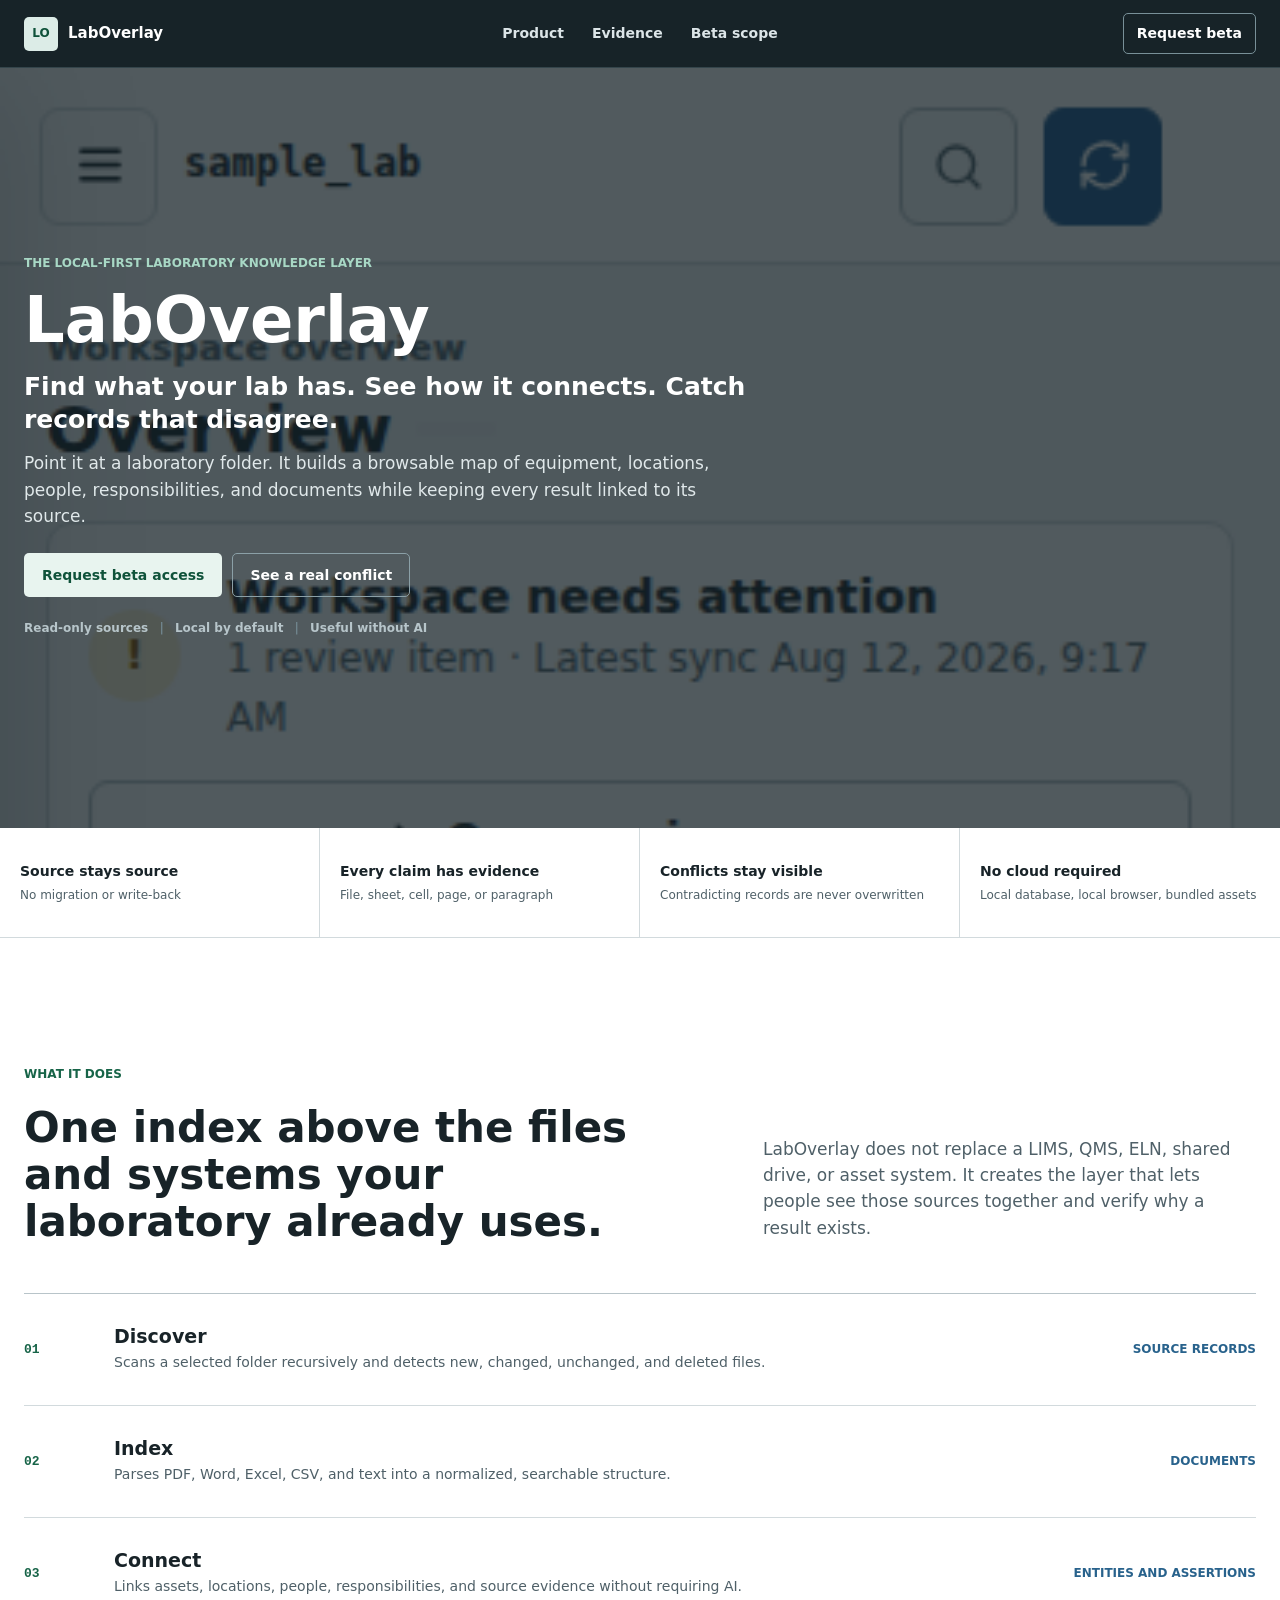
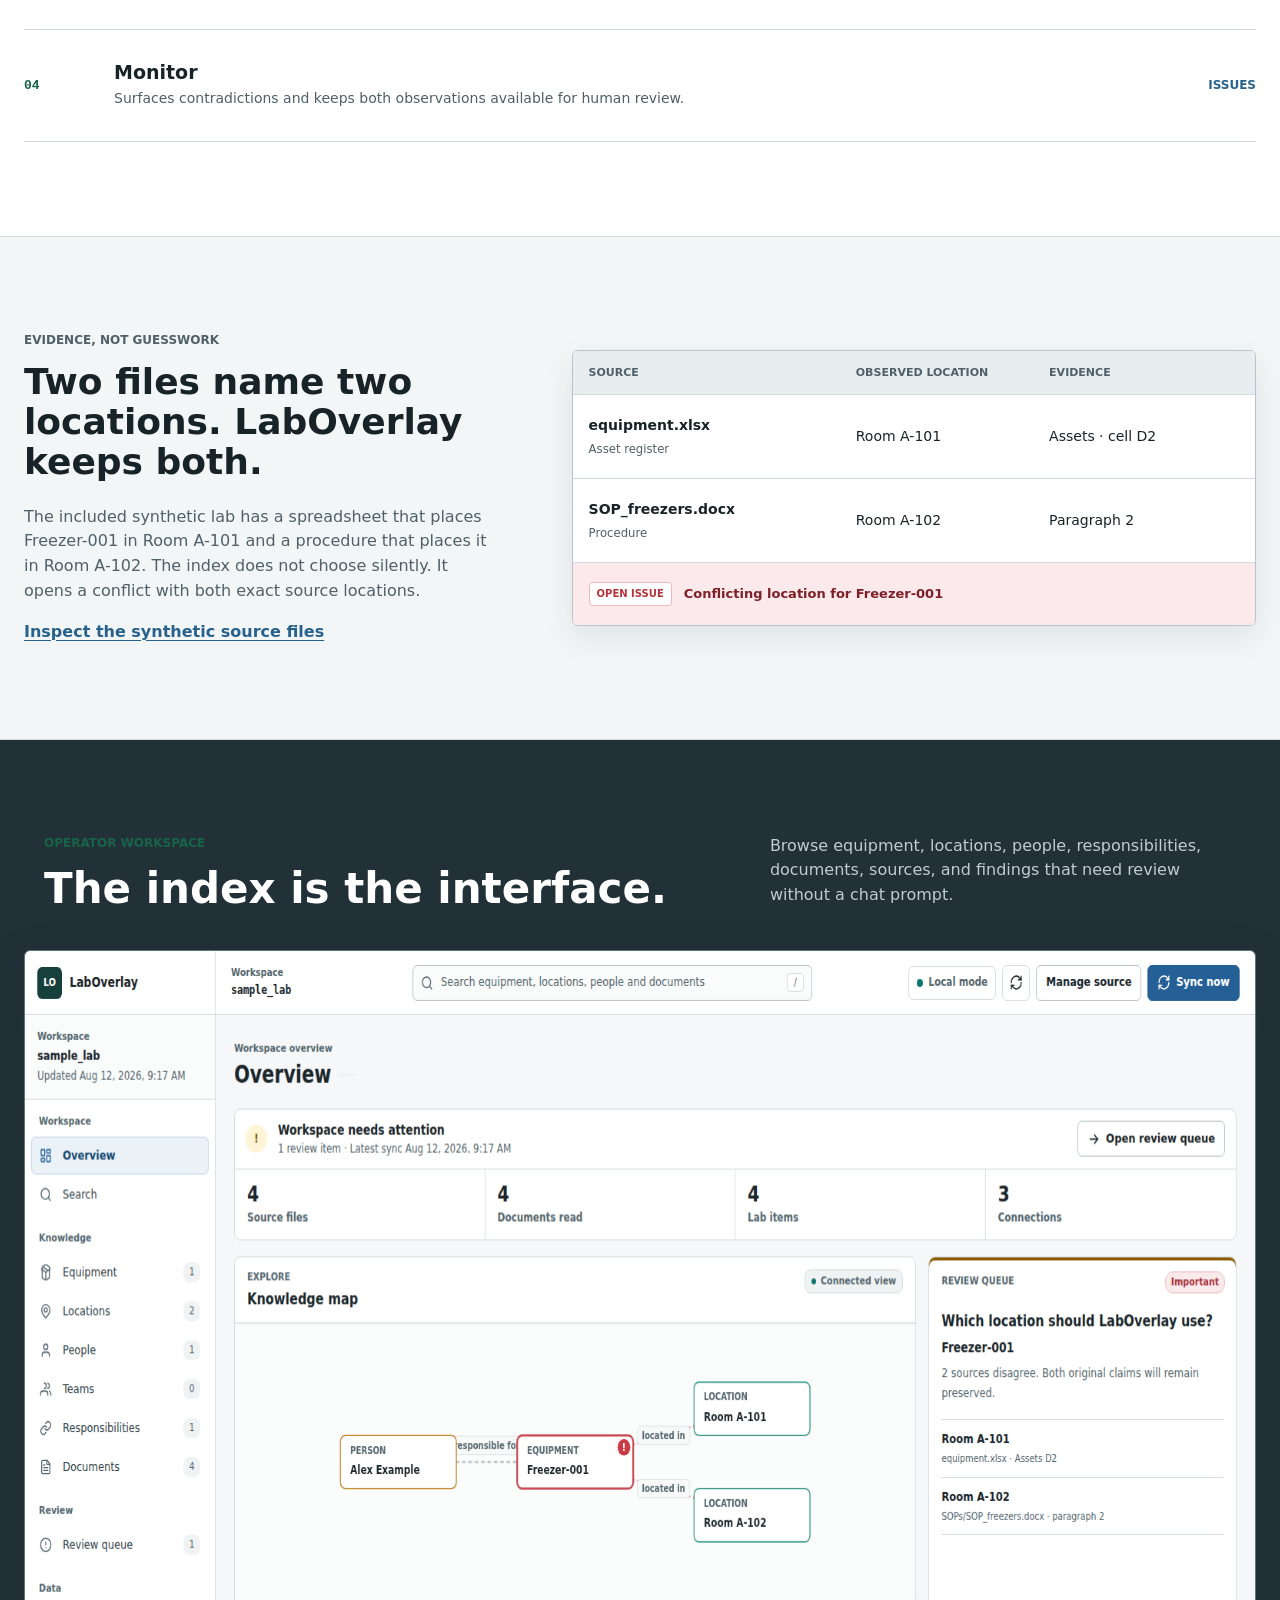
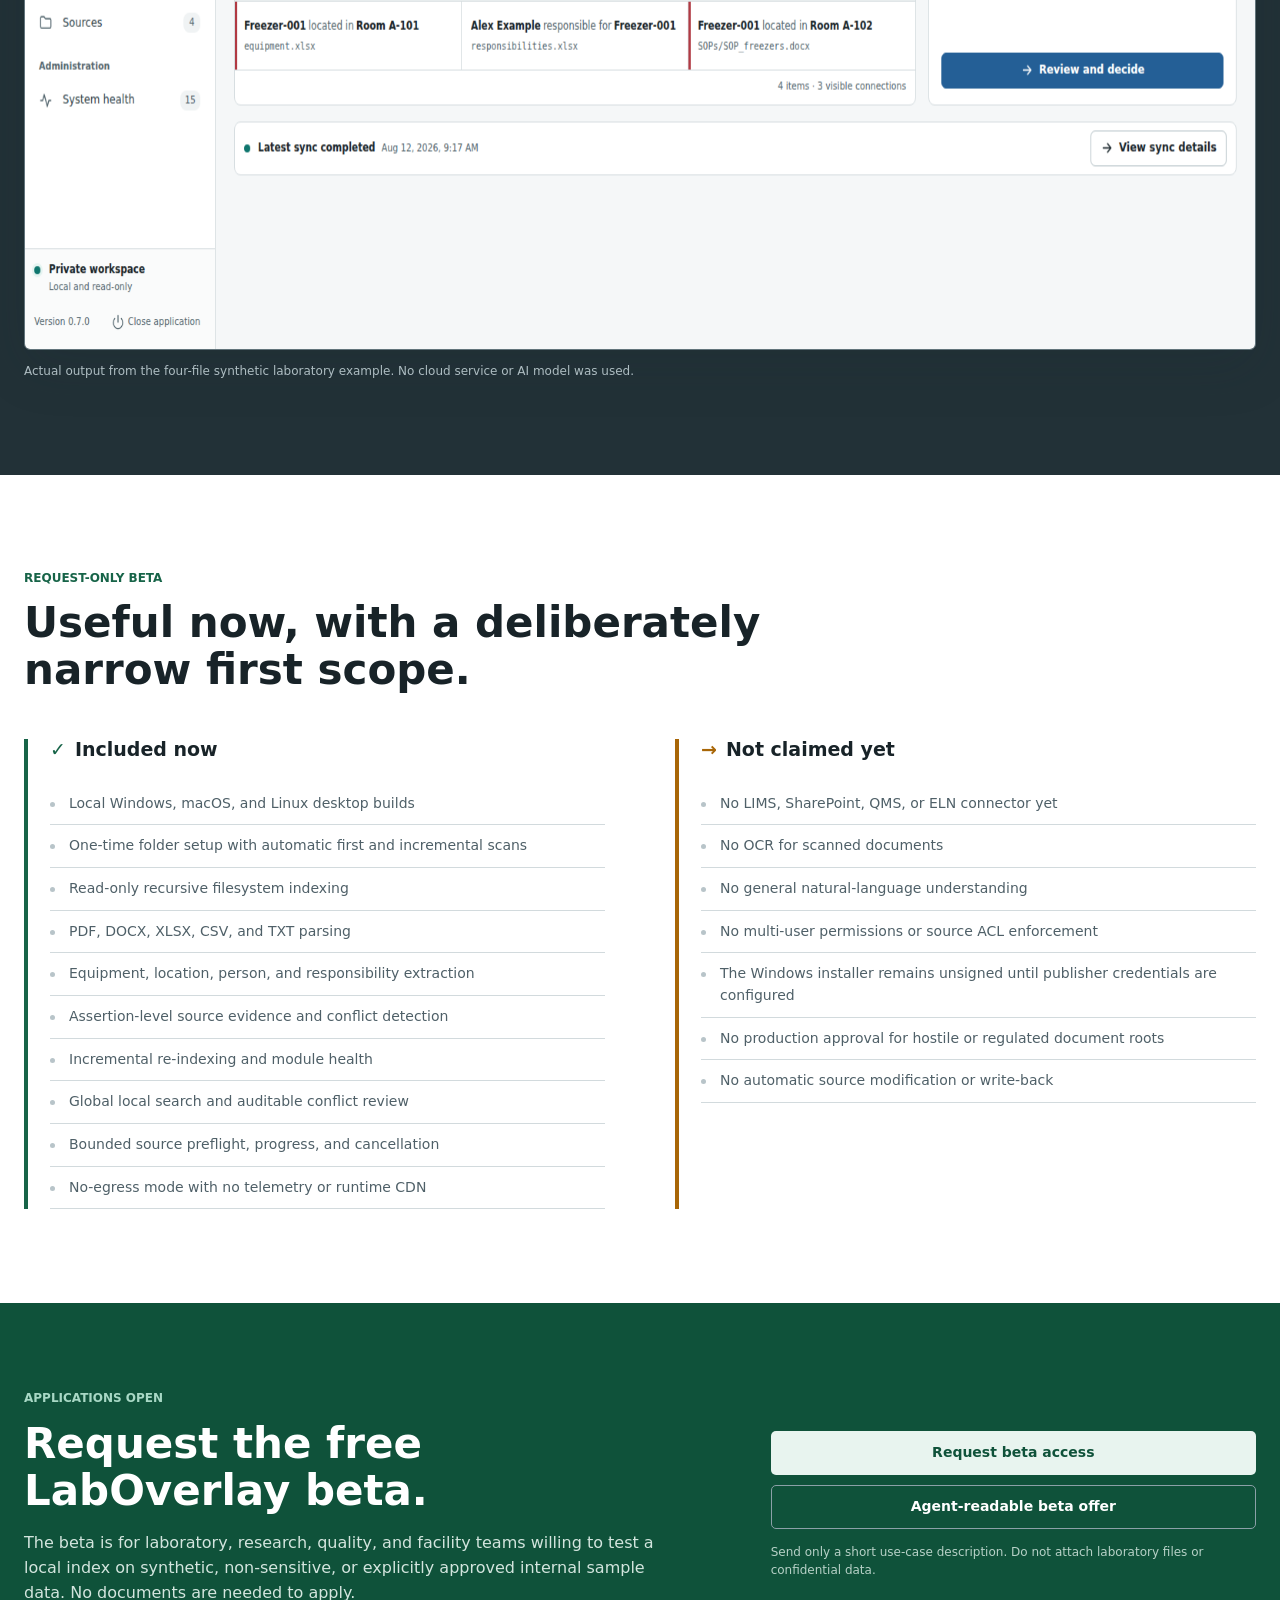
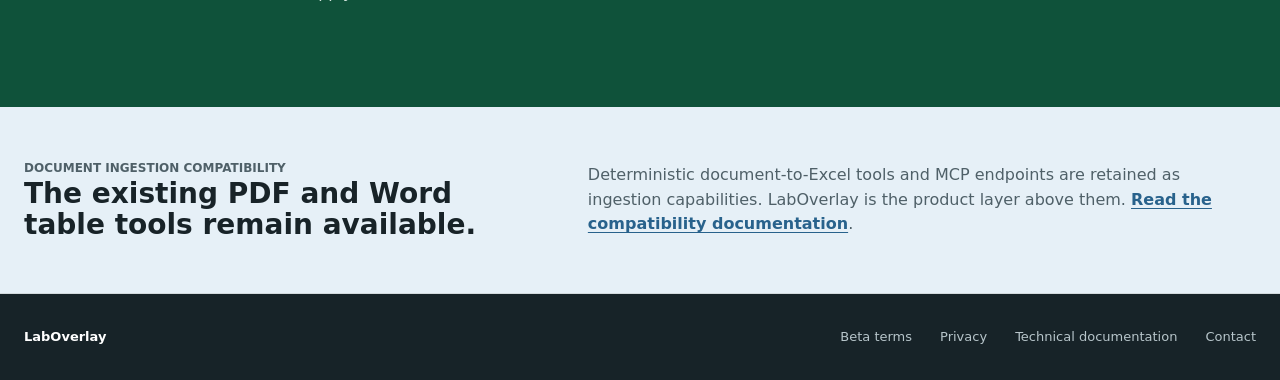
<file: docs/index.html>
<!doctype html>
<html lang="en">
  <head>
    <meta charset="utf-8">
    <meta name="viewport" content="width=device-width, initial-scale=1">
    <title>LabOverlay | One verified view of your laboratory</title>
    <meta name="description" content="LabOverlay creates a local, evidence-backed map above laboratory files. Find equipment, locations, people, responsibilities, documents, and conflicting records without migrating source systems.">
    <meta name="robots" content="index,follow">
    <link rel="canonical" href="https://wesseltl.github.io/pdf-mcp/">
    <meta property="og:title" content="LabOverlay | Local laboratory knowledge layer">
    <meta property="og:description" content="See what your laboratory has, how it connects, and which records disagree. Every result links back to its source.">
    <meta property="og:type" content="website">
    <meta property="og:url" content="https://wesseltl.github.io/pdf-mcp/">
    <meta property="og:image" content="https://wesseltl.github.io/pdf-mcp/assets/laboverlay-workspace.png">
    <meta name="twitter:card" content="summary_large_image">
    <meta name="theme-color" content="#223137">
    <link rel="preload" href="assets/laboverlay-workspace.png" as="image" type="image/png">
    <link rel="stylesheet" href="styles.css">
    <script type="application/ld+json">
      {
        "@context": "https://schema.org",
        "@type": "SoftwareApplication",
        "name": "LabOverlay",
        "applicationCategory": "BusinessApplication",
        "operatingSystem": "Windows, macOS, Linux",
        "softwareVersion": "0.7.0",
        "description": "A local-first, read-only laboratory knowledge index with source evidence and conflict detection.",
        "offers": {
          "@type": "Offer",
          "name": "LabOverlay request-only beta",
          "price": "0.00",
          "priceCurrency": "EUR",
          "availability": "https://schema.org/LimitedAvailability",
          "url": "https://wesseltl.github.io/pdf-mcp/#beta"
        }
      }
    </script>
  </head>
  <body>
    <header class="site-header">
      <a class="brand" href="./" aria-label="LabOverlay home">
        <span class="brand-mark" aria-hidden="true">LO</span>
        <span>LabOverlay</span>
      </a>
      <nav aria-label="Primary">
        <a href="#product">Product</a>
        <a href="#evidence">Evidence</a>
        <a href="#scope">Beta scope</a>
      </nav>
      <a class="header-link" href="#beta">Request beta</a>
    </header>

    <main>
      <section class="hero" aria-labelledby="hero-title">
        <picture>
          <source media="(max-width: 700px)" srcset="assets/laboverlay-workspace-mobile.png">
          <img src="assets/laboverlay-workspace.png" width="1600" height="1000" fetchpriority="high" alt="LabOverlay overview mapping a freezer to its responsible person, two conflicting room records, and the source evidence needed for review">
        </picture>
        <div class="hero-shade" aria-hidden="true"></div>
        <div class="hero-content">
          <p class="eyebrow light">The local-first laboratory knowledge layer</p>
          <h1 id="hero-title">LabOverlay</h1>
          <p class="hero-kicker">Find what your lab has. See how it connects. Catch records that disagree.</p>
          <p class="lead">
            Point it at a laboratory folder. It builds a browsable map of equipment, locations,
            people, responsibilities, and documents while keeping every result linked to its source.
          </p>
          <div class="actions">
            <a class="button primary" href="#beta">Request beta access</a>
            <a class="button secondary" href="#evidence">See a real conflict</a>
          </div>
          <p class="hero-status">Read-only sources <span aria-hidden="true">|</span> Local by default <span aria-hidden="true">|</span> Useful without AI</p>
        </div>
      </section>

      <section class="proof-strip" aria-label="Product principles">
        <div><strong>Source stays source</strong><span>No migration or write-back</span></div>
        <div><strong>Every claim has evidence</strong><span>File, sheet, cell, page, or paragraph</span></div>
        <div><strong>Conflicts stay visible</strong><span>Contradicting records are never overwritten</span></div>
        <div><strong>No cloud required</strong><span>Local database, local browser, bundled assets</span></div>
      </section>

      <section class="section product-section" id="product">
        <div class="section-inner product-intro">
          <p class="eyebrow">What it does</p>
          <h2>One index above the files and systems your laboratory already uses.</h2>
          <p class="section-lead">
            LabOverlay does not replace a LIMS, QMS, ELN, shared drive, or asset system. It
            creates the layer that lets people see those sources together and verify why a result exists.
          </p>
        </div>
        <div class="section-inner process-list" role="list">
          <article class="process-row" role="listitem">
            <span class="step-number">01</span>
            <div><h3>Discover</h3><p>Scans a selected folder recursively and detects new, changed, unchanged, and deleted files.</p></div>
            <span class="step-output">Source records</span>
          </article>
          <article class="process-row" role="listitem">
            <span class="step-number">02</span>
            <div><h3>Index</h3><p>Parses PDF, Word, Excel, CSV, and text into a normalized, searchable structure.</p></div>
            <span class="step-output">Documents</span>
          </article>
          <article class="process-row" role="listitem">
            <span class="step-number">03</span>
            <div><h3>Connect</h3><p>Links assets, locations, people, responsibilities, and source evidence without requiring AI.</p></div>
            <span class="step-output">Entities and assertions</span>
          </article>
          <article class="process-row" role="listitem">
            <span class="step-number">04</span>
            <div><h3>Monitor</h3><p>Surfaces contradictions and keeps both observations available for human review.</p></div>
            <span class="step-output">Issues</span>
          </article>
        </div>
      </section>

      <section class="section evidence-section" id="evidence">
        <div class="section-inner evidence-layout">
          <div class="evidence-copy">
            <p class="eyebrow">Evidence, not guesswork</p>
            <h2>Two files name two locations. LabOverlay keeps both.</h2>
            <p>
              The included synthetic lab has a spreadsheet that places Freezer-001 in Room A-101
              and a procedure that places it in Room A-102. The index does not choose silently. It
              opens a conflict with both exact source locations.
            </p>
            <a class="text-link" href="https://github.com/wesseltl/pdf-mcp/tree/main/examples/smart_lab_index/sample_lab">Inspect the synthetic source files</a>
          </div>
          <div class="assertion-table" role="table" aria-label="Conflicting source assertions">
            <div class="assertion-head" role="row">
              <span role="columnheader">Source</span>
              <span role="columnheader">Observed location</span>
              <span role="columnheader">Evidence</span>
            </div>
            <div class="assertion-row" role="row">
              <span role="cell"><strong>equipment.xlsx</strong><small>Asset register</small></span>
              <span role="cell">Room A-101</span>
              <span role="cell">Assets · cell D2</span>
            </div>
            <div class="assertion-row" role="row">
              <span role="cell"><strong>SOP_freezers.docx</strong><small>Procedure</small></span>
              <span role="cell">Room A-102</span>
              <span role="cell">Paragraph 2</span>
            </div>
            <div class="conflict-result">
              <span class="issue-badge">Open issue</span>
              <strong>Conflicting location for Freezer-001</strong>
            </div>
          </div>
        </div>
      </section>

      <section class="section workspace-section" aria-labelledby="workspace-title">
        <div class="section-inner workspace-heading">
          <div>
            <p class="eyebrow">Operator workspace</p>
            <h2 id="workspace-title">The index is the interface.</h2>
          </div>
          <p>Browse equipment, locations, people, responsibilities, documents, sources, and findings that need review without a chat prompt.</p>
        </div>
        <figure class="workspace-media">
          <img src="assets/laboverlay-workspace.png" width="1600" height="1000" loading="lazy" alt="LabOverlay connected knowledge map with a conflicting freezer location linked to spreadsheet and procedure evidence">
          <figcaption>Actual output from the four-file synthetic laboratory example. No cloud service or AI model was used.</figcaption>
        </figure>
      </section>

      <section class="section scope-section" id="scope">
        <div class="section-inner scope-heading">
          <p class="eyebrow">Request-only beta</p>
          <h2>Useful now, with a deliberately narrow first scope.</h2>
        </div>
        <div class="section-inner scope-columns">
          <section class="scope-column ready" aria-labelledby="ready-title">
            <h3 id="ready-title"><span aria-hidden="true">✓</span> Included now</h3>
            <ul>
              <li>Local Windows, macOS, and Linux desktop builds</li>
              <li>One-time folder setup with automatic first and incremental scans</li>
              <li>Read-only recursive filesystem indexing</li>
              <li>PDF, DOCX, XLSX, CSV, and TXT parsing</li>
              <li>Equipment, location, person, and responsibility extraction</li>
              <li>Assertion-level source evidence and conflict detection</li>
              <li>Incremental re-indexing and module health</li>
              <li>Global local search and auditable conflict review</li>
              <li>Bounded source preflight, progress, and cancellation</li>
              <li>No-egress mode with no telemetry or runtime CDN</li>
            </ul>
          </section>
          <section class="scope-column later" aria-labelledby="later-title">
            <h3 id="later-title"><span aria-hidden="true">→</span> Not claimed yet</h3>
            <ul>
              <li>No LIMS, SharePoint, QMS, or ELN connector yet</li>
              <li>No OCR for scanned documents</li>
              <li>No general natural-language understanding</li>
              <li>No multi-user permissions or source ACL enforcement</li>
              <li>The Windows installer remains unsigned until publisher credentials are configured</li>
              <li>No production approval for hostile or regulated document roots</li>
              <li>No automatic source modification or write-back</li>
            </ul>
          </section>
        </div>
      </section>

      <section class="beta-section" id="beta">
        <div class="section-inner beta-layout">
          <div>
            <p class="eyebrow light">Applications open</p>
            <h2>Request the free LabOverlay beta.</h2>
            <p>
              The beta is for laboratory, research, quality, and facility teams willing to test a
              local index on synthetic, non-sensitive, or explicitly approved internal sample data.
              No documents are needed to apply.
            </p>
          </div>
          <div class="beta-actions">
            <a class="button primary" href="mailto:wesseltl@gmail.com?subject=LabOverlay%20Beta%20Request&amp;body=Hi%20Wessel%2C%0A%0AI%20want%20to%20request%20LabOverlay%20beta%20access.%0A%0AOrganization%20or%20project%3A%0ALaboratory%20type%3A%0AOperating%20system%3A%0AApproximate%20number%20and%20types%20of%20test%20files%3A%0AMain%20problem%20to%20evaluate%3A%0A%0AI%20will%20not%20attach%20documents%20to%20this%20request.%0A">Request beta access</a>
            <a class="button secondary" href="https://raw.githubusercontent.com/wesseltl/pdf-mcp/main/beta/laboverlay-beta.json">Agent-readable beta offer</a>
            <p>Send only a short use-case description. Do not attach laboratory files or confidential data.</p>
          </div>
        </div>
      </section>

      <section class="compatibility-band">
        <div class="section-inner compatibility-layout">
          <div>
            <p class="eyebrow">Document ingestion compatibility</p>
            <h2>The existing PDF and Word table tools remain available.</h2>
          </div>
          <p>
            Deterministic document-to-Excel tools and MCP endpoints are retained as ingestion
            capabilities. LabOverlay is the product layer above them.
            <a class="text-link" href="https://github.com/wesseltl/pdf-mcp#document-ingestion-compatibility">Read the compatibility documentation</a>.
          </p>
        </div>
      </section>
    </main>

    <footer>
      <span>LabOverlay</span>
      <a href="laboverlay-beta-terms.html">Beta terms</a>
      <a href="privacy.html">Privacy</a>
      <a href="https://github.com/wesseltl/pdf-mcp/blob/main/LABOVERLAY.md">Technical documentation</a>
      <a href="mailto:wesseltl@gmail.com">Contact</a>
    </footer>
  </body>
</html>
</file>
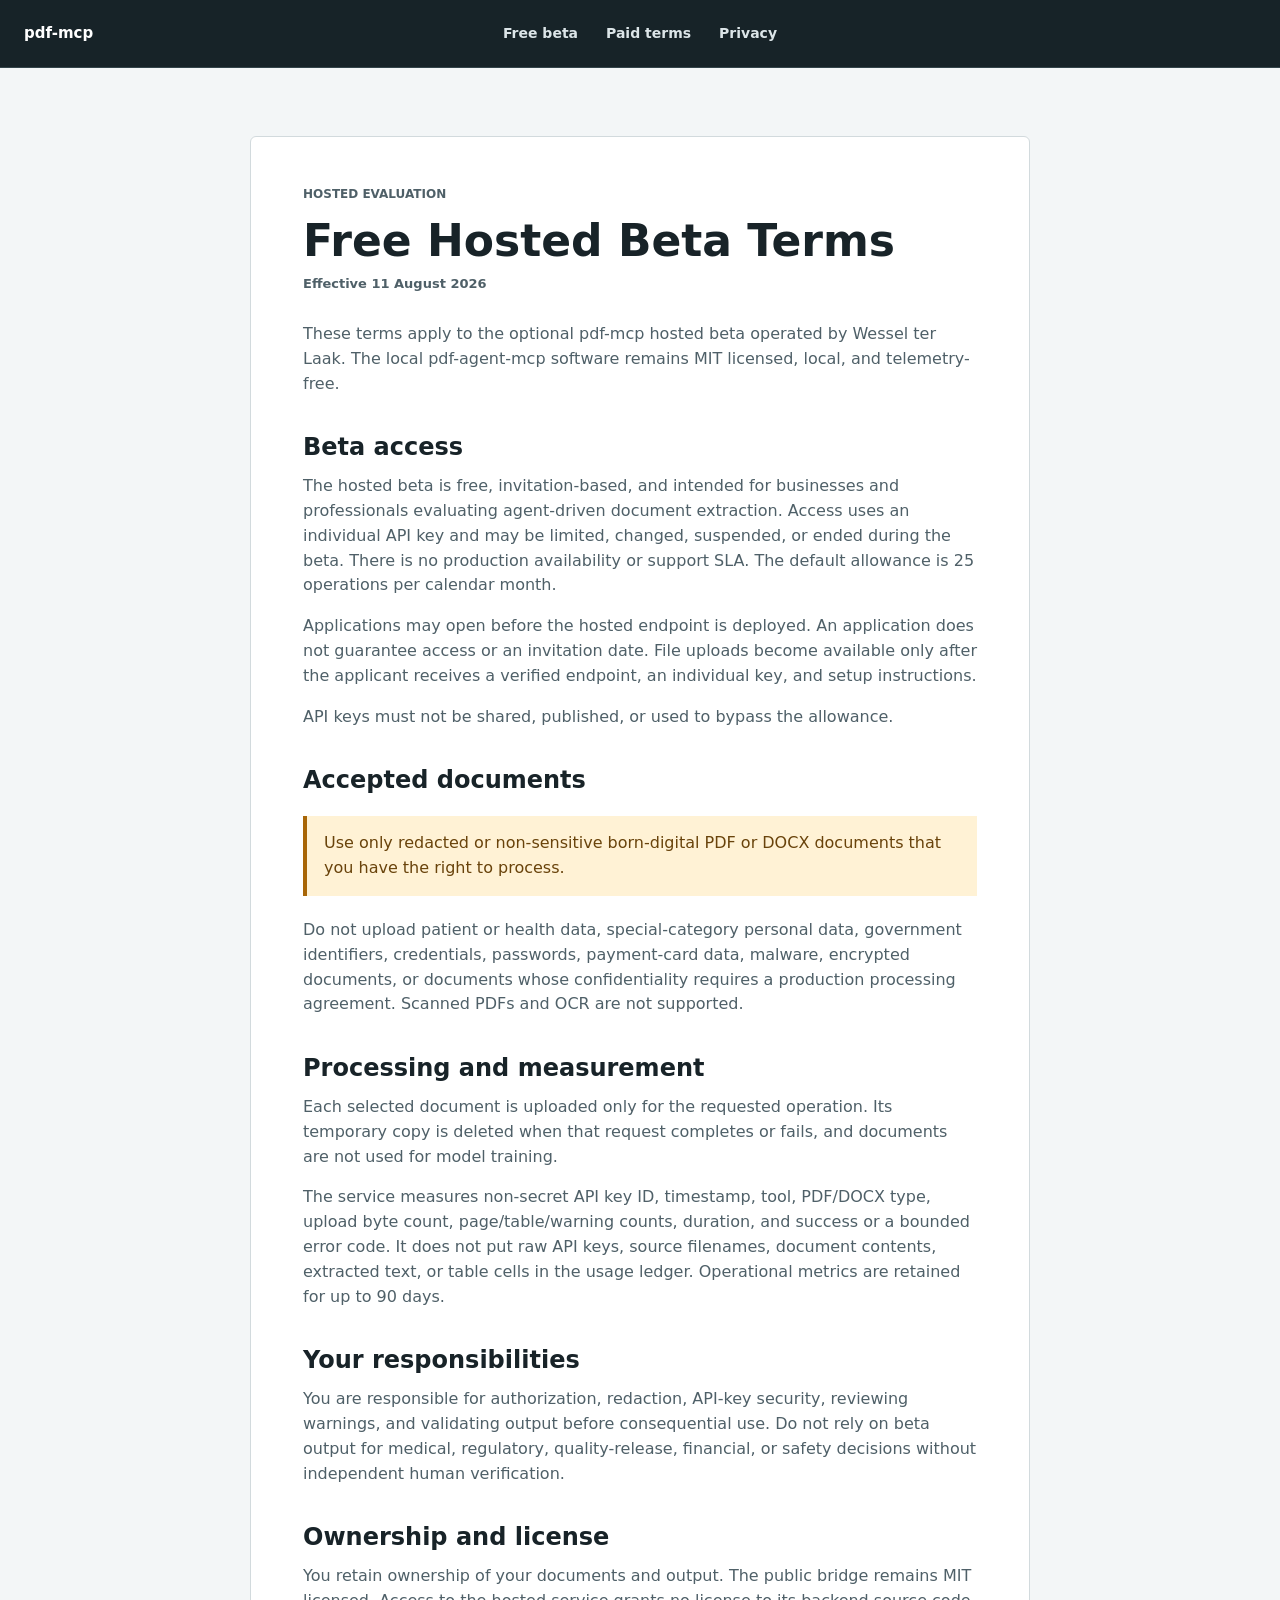
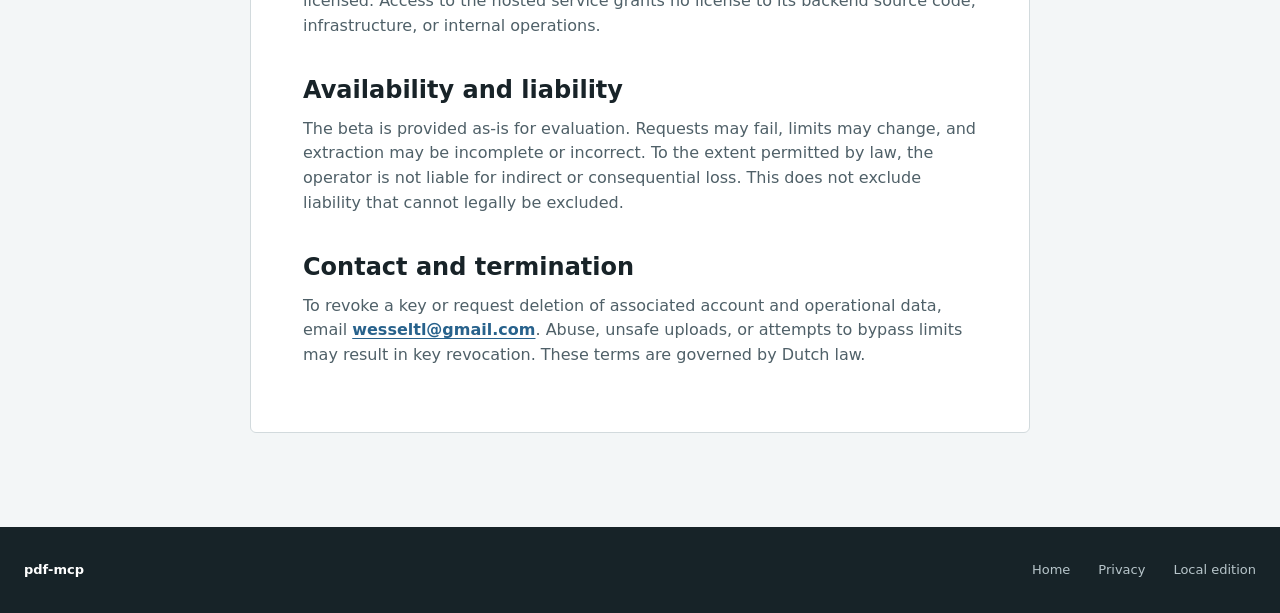
<file: docs/beta-terms.html>
<!doctype html>
<html lang="en">
  <head>
    <meta charset="utf-8">
    <meta name="viewport" content="width=device-width, initial-scale=1">
    <title>Free Hosted Beta Terms | pdf-mcp</title>
    <meta name="description" content="Terms for the optional free pdf-mcp hosted agent beta.">
    <link rel="canonical" href="https://wesseltl.github.io/pdf-mcp/beta-terms.html">
    <link rel="stylesheet" href="styles.css">
  </head>
  <body>
    <header class="site-header inner-header">
      <a class="brand" href="./">pdf-mcp</a>
      <nav aria-label="Legal navigation">
        <a href="./#free-beta">Free beta</a>
        <a href="terms.html">Paid terms</a>
        <a href="privacy.html">Privacy</a>
      </nav>
    </header>
    <main class="legal-main">
      <article class="legal">
        <p class="eyebrow">Hosted evaluation</p>
        <h1>Free Hosted Beta Terms</h1>
        <p class="effective">Effective 11 August 2026</p>
        <p>
          These terms apply to the optional pdf-mcp hosted beta operated by Wessel ter Laak. The
          local pdf-agent-mcp software remains MIT licensed, local, and telemetry-free.
        </p>

        <h2>Beta access</h2>
        <p>
          The hosted beta is free, invitation-based, and intended for businesses and professionals
          evaluating agent-driven document extraction. Access uses an individual API key and may be
          limited, changed, suspended, or ended during the beta. There is no production availability
          or support SLA. The default allowance is 25 operations per calendar month.
        </p>
        <p>
          Applications may open before the hosted endpoint is deployed. An application does not
          guarantee access or an invitation date. File uploads become available only after the
          applicant receives a verified endpoint, an individual key, and setup instructions.
        </p>
        <p>API keys must not be shared, published, or used to bypass the allowance.</p>

        <h2>Accepted documents</h2>
        <div class="notice">
          Use only redacted or non-sensitive born-digital PDF or DOCX documents that you have the
          right to process.
        </div>
        <p>
          Do not upload patient or health data, special-category personal data, government
          identifiers, credentials, passwords, payment-card data, malware, encrypted documents, or
          documents whose confidentiality requires a production processing agreement. Scanned PDFs
          and OCR are not supported.
        </p>

        <h2>Processing and measurement</h2>
        <p>
          Each selected document is uploaded only for the requested operation. Its temporary copy is
          deleted when that request completes or fails, and documents are not used for model
          training.
        </p>
        <p>
          The service measures non-secret API key ID, timestamp, tool, PDF/DOCX type, upload byte
          count, page/table/warning counts, duration, and success or a bounded error code. It does not
          put raw API keys, source filenames, document contents, extracted text, or table cells in
          the usage ledger. Operational metrics are retained for up to 90 days.
        </p>

        <h2>Your responsibilities</h2>
        <p>
          You are responsible for authorization, redaction, API-key security, reviewing warnings,
          and validating output before consequential use. Do not rely on beta output for medical,
          regulatory, quality-release, financial, or safety decisions without independent human
          verification.
        </p>

        <h2>Ownership and license</h2>
        <p>
          You retain ownership of your documents and output. The public bridge remains MIT licensed.
          Access to the hosted service grants no license to its backend source code, infrastructure,
          or internal operations.
        </p>

        <h2>Availability and liability</h2>
        <p>
          The beta is provided as-is for evaluation. Requests may fail, limits may change, and
          extraction may be incomplete or incorrect. To the extent permitted by law, the operator is
          not liable for indirect or consequential loss. This does not exclude liability that cannot
          legally be excluded.
        </p>

        <h2>Contact and termination</h2>
        <p>
          To revoke a key or request deletion of associated account and operational data, email
          <a class="text-link" href="mailto:wesseltl@gmail.com">wesseltl@gmail.com</a>. Abuse,
          unsafe uploads, or attempts to bypass limits may result in key revocation. These terms are
          governed by Dutch law.
        </p>
      </article>
    </main>
    <footer>
      <span>pdf-mcp</span>
      <a href="./">Home</a>
      <a href="privacy.html">Privacy</a>
      <a href="https://github.com/wesseltl/pdf-mcp">Local edition</a>
    </footer>
  </body>
</html>
</file>
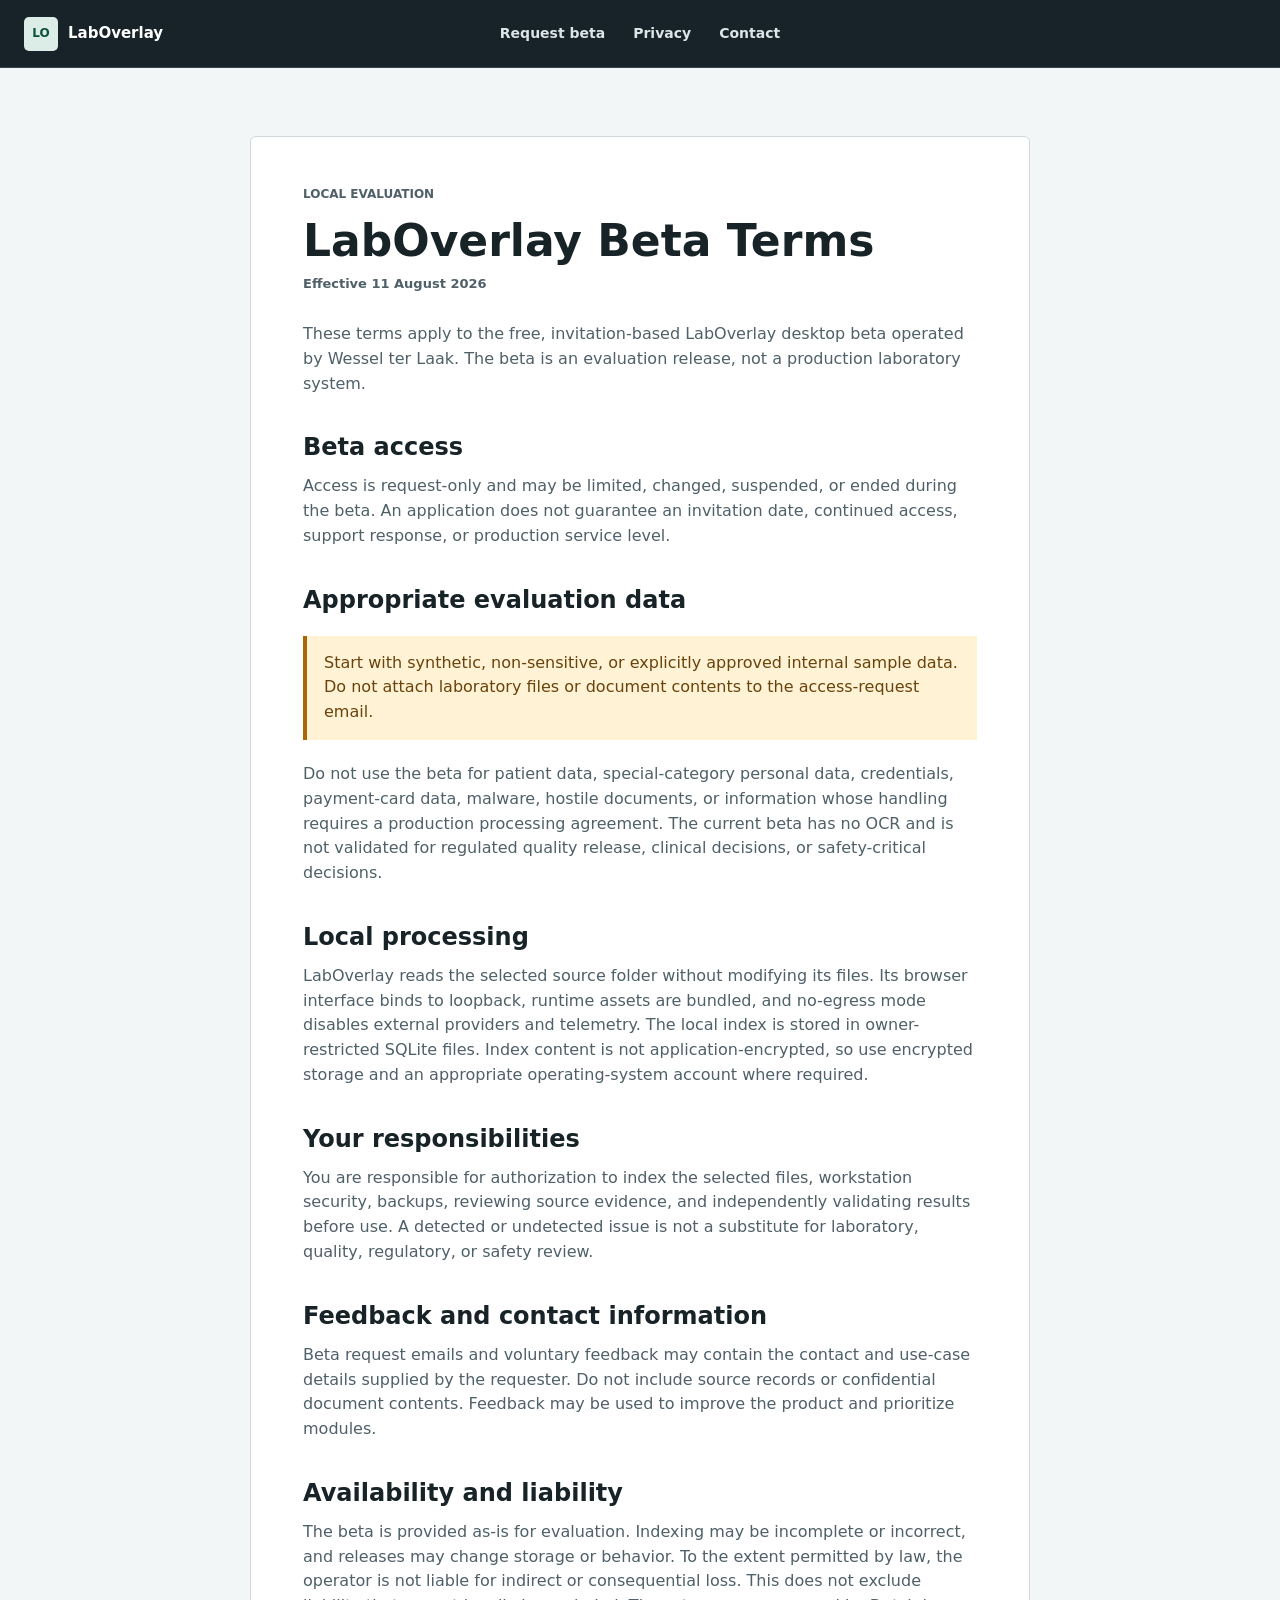
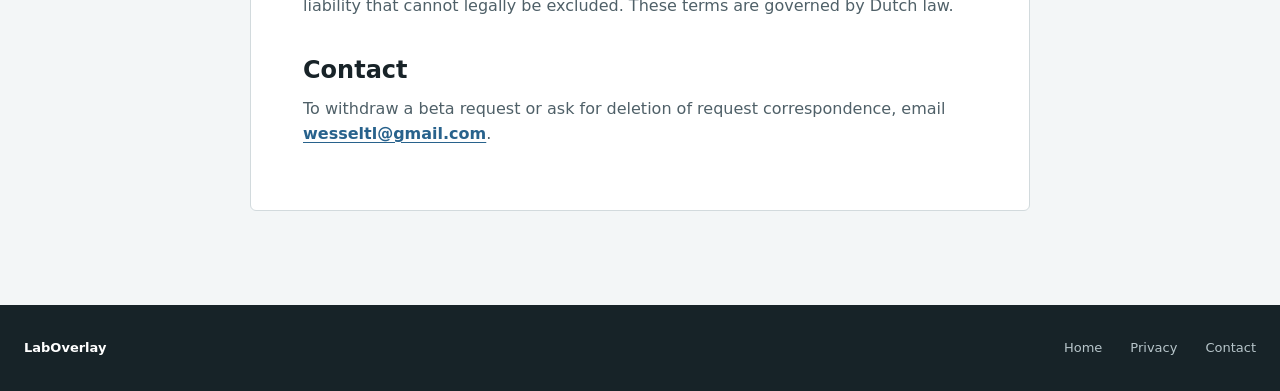
<file: docs/laboverlay-beta-terms.html>
<!doctype html>
<html lang="en">
  <head>
    <meta charset="utf-8">
    <meta name="viewport" content="width=device-width, initial-scale=1">
    <title>LabOverlay Beta Terms</title>
    <meta name="description" content="Terms for the free, request-only LabOverlay local desktop beta.">
    <link rel="canonical" href="https://wesseltl.github.io/pdf-mcp/laboverlay-beta-terms.html">
    <link rel="stylesheet" href="styles.css">
  </head>
  <body>
    <header class="site-header inner-header">
      <a class="brand" href="./"><span class="brand-mark" aria-hidden="true">LO</span><span>LabOverlay</span></a>
      <nav aria-label="Legal navigation">
        <a href="./#beta">Request beta</a>
        <a href="privacy.html">Privacy</a>
        <a href="mailto:wesseltl@gmail.com">Contact</a>
      </nav>
    </header>
    <main class="legal-main">
      <article class="legal">
        <p class="eyebrow">Local evaluation</p>
        <h1>LabOverlay Beta Terms</h1>
        <p class="effective">Effective 11 August 2026</p>
        <p>
          These terms apply to the free, invitation-based LabOverlay desktop beta operated by
          Wessel ter Laak. The beta is an evaluation release, not a production laboratory system.
        </p>

        <h2>Beta access</h2>
        <p>
          Access is request-only and may be limited, changed, suspended, or ended during the beta.
          An application does not guarantee an invitation date, continued access, support response,
          or production service level.
        </p>

        <h2>Appropriate evaluation data</h2>
        <div class="notice">
          Start with synthetic, non-sensitive, or explicitly approved internal sample data. Do not
          attach laboratory files or document contents to the access-request email.
        </div>
        <p>
          Do not use the beta for patient data, special-category personal data, credentials,
          payment-card data, malware, hostile documents, or information whose handling requires a
          production processing agreement. The current beta has no OCR and is not validated for
          regulated quality release, clinical decisions, or safety-critical decisions.
        </p>

        <h2>Local processing</h2>
        <p>
          LabOverlay reads the selected source folder without modifying its files. Its browser
          interface binds to loopback, runtime assets are bundled, and no-egress mode disables
          external providers and telemetry. The local index is stored in owner-restricted SQLite
          files. Index content is not application-encrypted, so use encrypted storage and an
          appropriate operating-system account where required.
        </p>

        <h2>Your responsibilities</h2>
        <p>
          You are responsible for authorization to index the selected files, workstation security,
          backups, reviewing source evidence, and independently validating results before use. A
          detected or undetected issue is not a substitute for laboratory, quality, regulatory, or
          safety review.
        </p>

        <h2>Feedback and contact information</h2>
        <p>
          Beta request emails and voluntary feedback may contain the contact and use-case details
          supplied by the requester. Do not include source records or confidential document
          contents. Feedback may be used to improve the product and prioritize modules.
        </p>

        <h2>Availability and liability</h2>
        <p>
          The beta is provided as-is for evaluation. Indexing may be incomplete or incorrect, and
          releases may change storage or behavior. To the extent permitted by law, the operator is
          not liable for indirect or consequential loss. This does not exclude liability that cannot
          legally be excluded. These terms are governed by Dutch law.
        </p>

        <h2>Contact</h2>
        <p>
          To withdraw a beta request or ask for deletion of request correspondence, email
          <a class="text-link" href="mailto:wesseltl@gmail.com">wesseltl@gmail.com</a>.
        </p>
      </article>
    </main>
    <footer>
      <span>LabOverlay</span>
      <a href="./">Home</a>
      <a href="privacy.html">Privacy</a>
      <a href="mailto:wesseltl@gmail.com">Contact</a>
    </footer>
  </body>
</html>
</file>
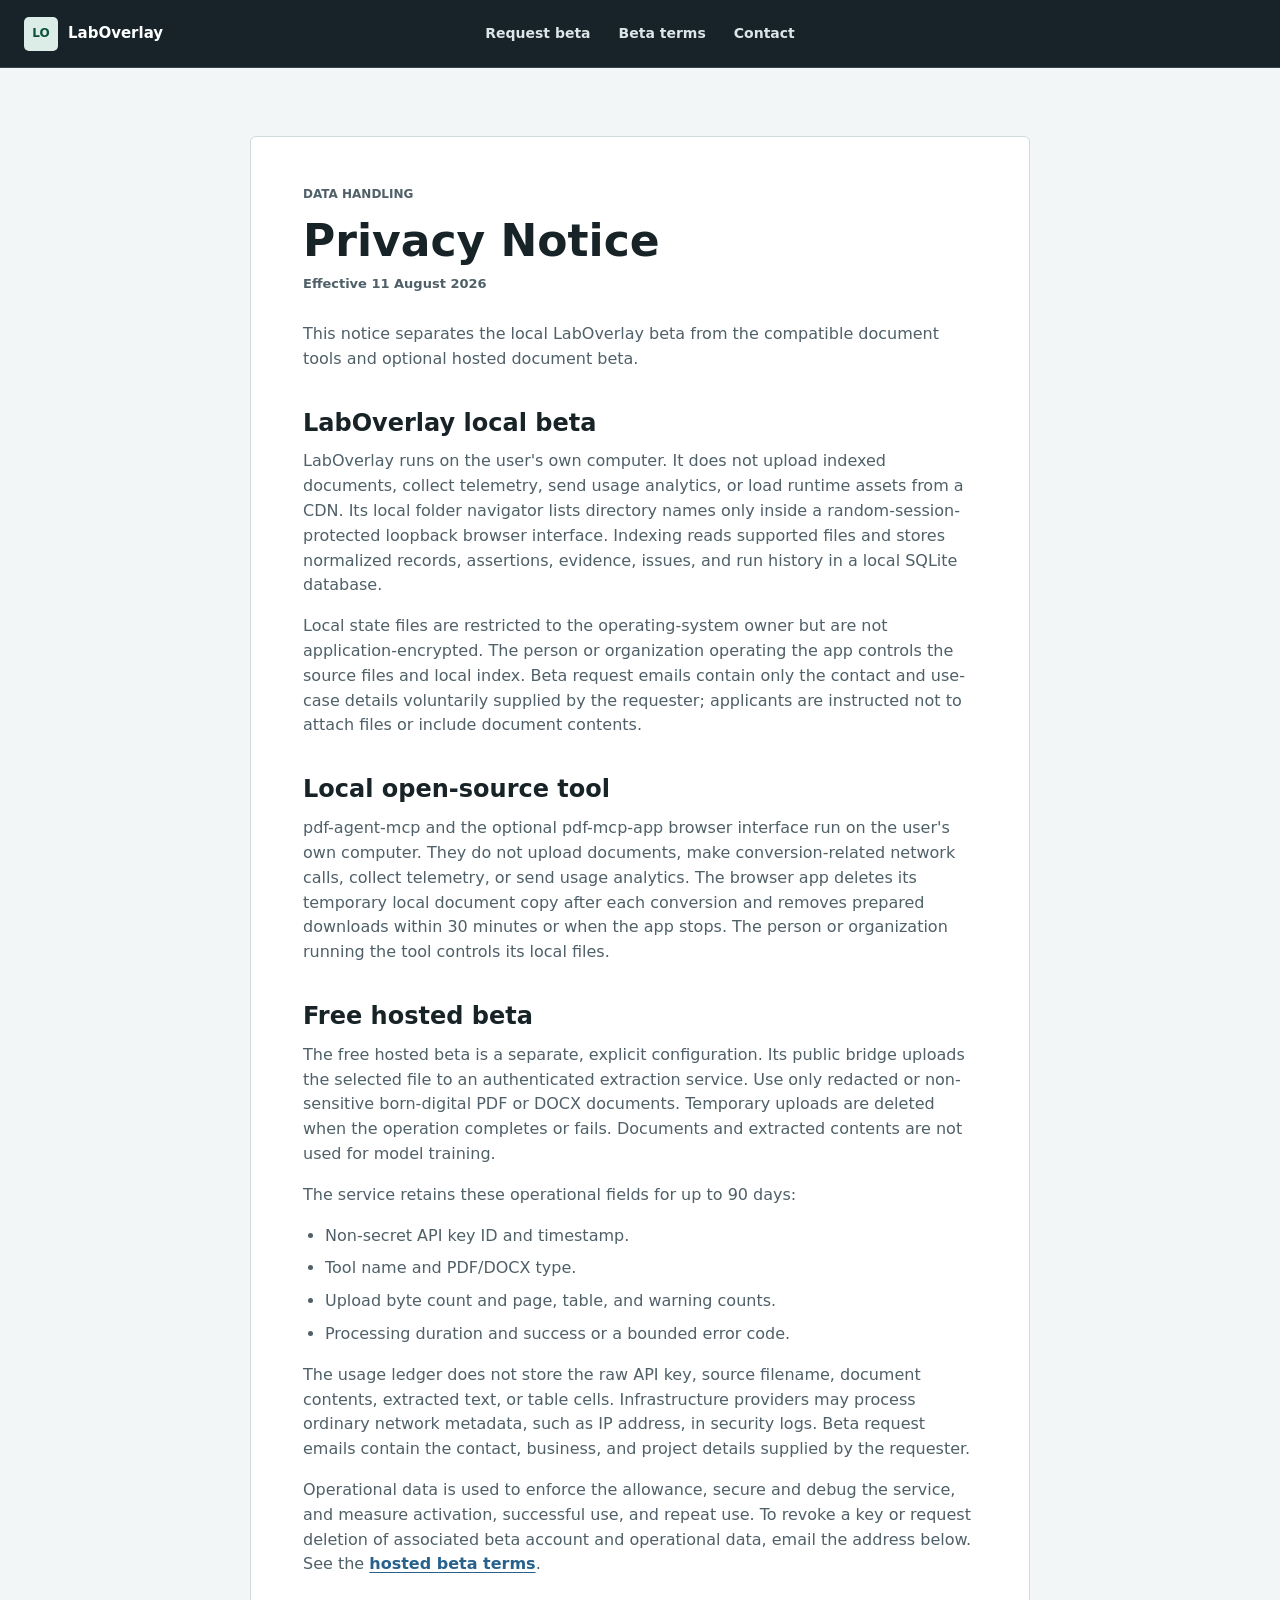
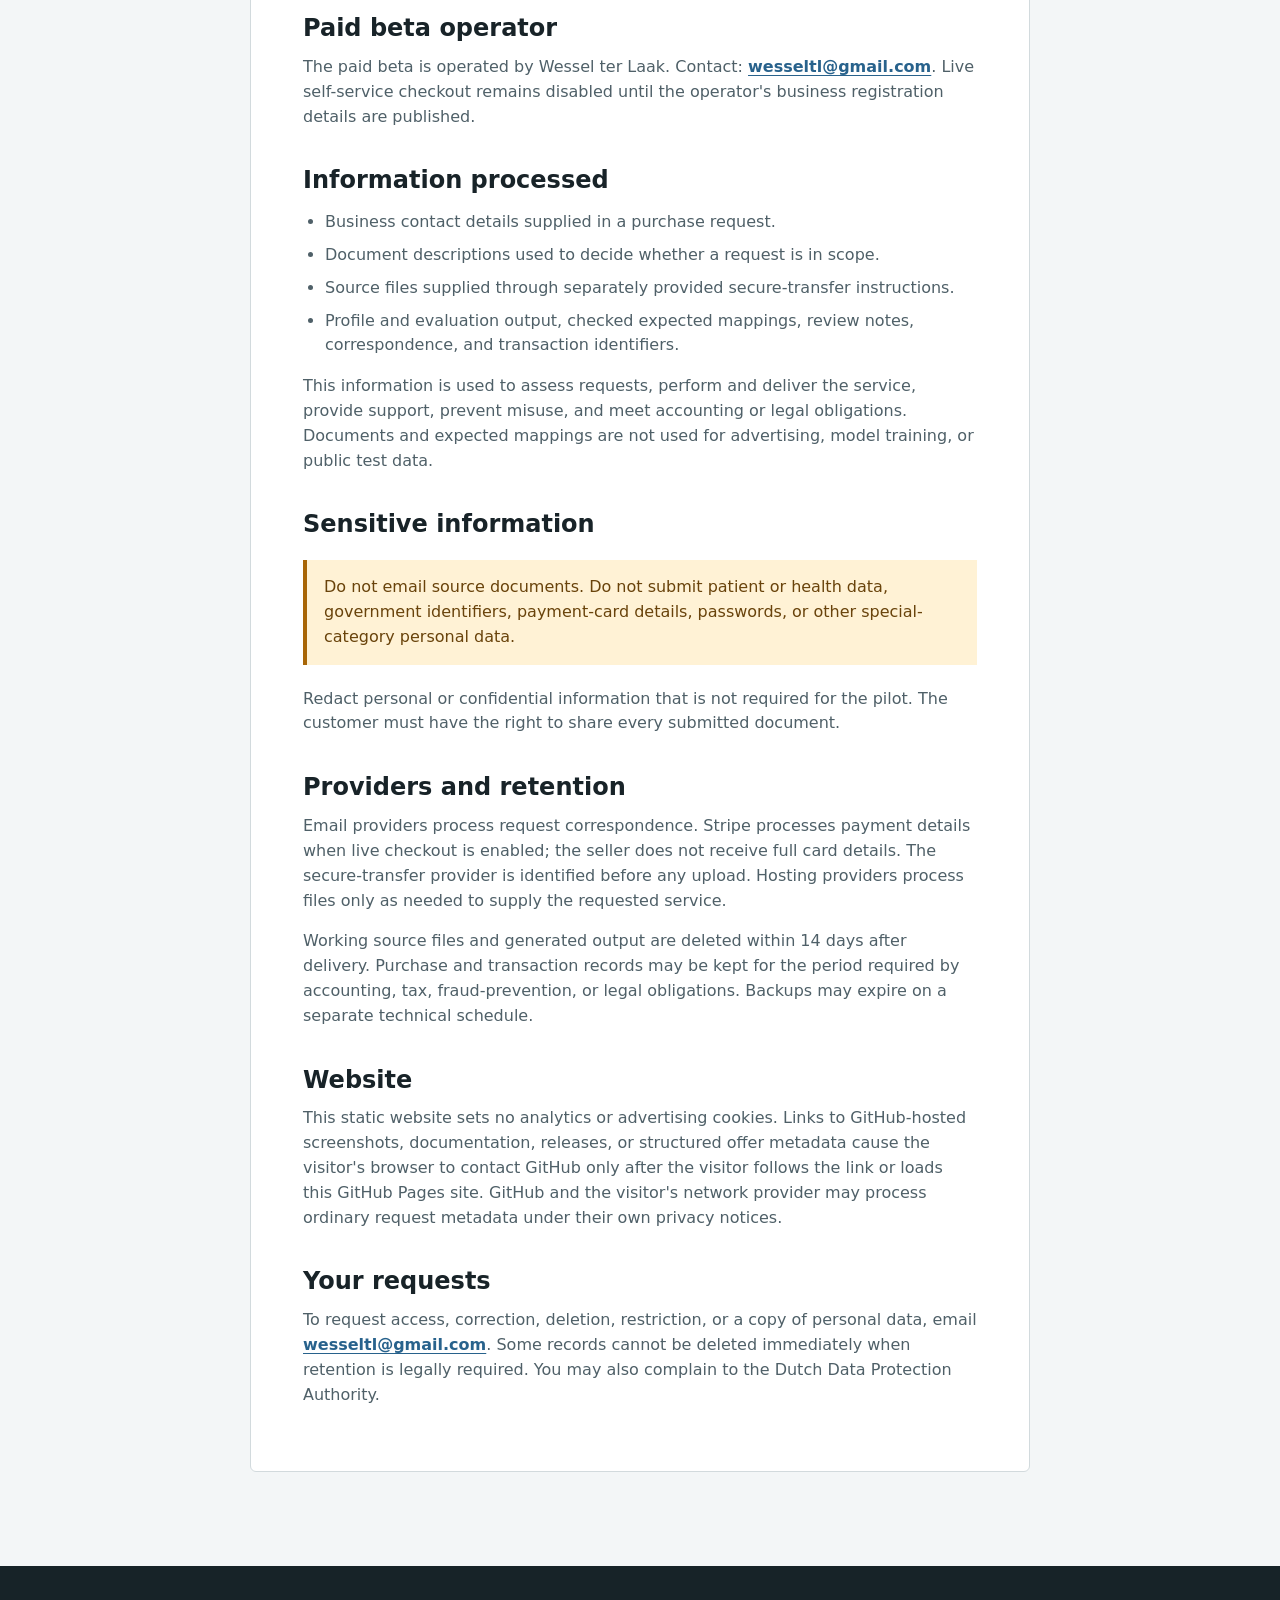
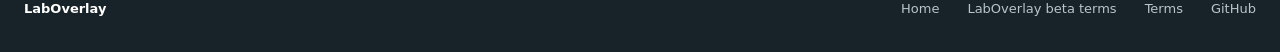
<file: docs/privacy.html>
<!doctype html>
<html lang="en">
  <head>
    <meta charset="utf-8">
    <meta name="viewport" content="width=device-width, initial-scale=1">
    <title>Privacy Notice | LabOverlay and pdf-mcp</title>
    <meta name="description" content="Privacy notice for the local LabOverlay beta and compatible pdf-mcp document tools.">
    <link rel="canonical" href="https://wesseltl.github.io/pdf-mcp/privacy.html">
    <link rel="stylesheet" href="styles.css">
  </head>
  <body>
    <header class="site-header inner-header">
      <a class="brand" href="./"><span class="brand-mark" aria-hidden="true">LO</span><span>LabOverlay</span></a>
      <nav aria-label="Legal navigation">
        <a href="./#beta">Request beta</a>
        <a href="laboverlay-beta-terms.html">Beta terms</a>
        <a href="mailto:wesseltl@gmail.com">Contact</a>
      </nav>
    </header>
    <main class="legal-main">
      <article class="legal">
        <p class="eyebrow">Data handling</p>
        <h1>Privacy Notice</h1>
        <p class="effective">Effective 11 August 2026</p>
        <p>This notice separates the local LabOverlay beta from the compatible document tools and optional hosted document beta.</p>

        <h2>LabOverlay local beta</h2>
        <p>
          LabOverlay runs on the user's own computer. It does not upload indexed documents,
          collect telemetry, send usage analytics, or load runtime assets from a CDN. Its local
          folder navigator lists directory names only inside a random-session-protected loopback
          browser interface. Indexing reads supported files and stores normalized records,
          assertions, evidence, issues, and run history in a local SQLite database.
        </p>
        <p>
          Local state files are restricted to the operating-system owner but are not
          application-encrypted. The person or organization operating the app controls the source
          files and local index. Beta request emails contain only the contact and use-case details
          voluntarily supplied by the requester; applicants are instructed not to attach files or
          include document contents.
        </p>

        <h2>Local open-source tool</h2>
        <p>
          pdf-agent-mcp and the optional pdf-mcp-app browser interface run on the user's own
          computer. They do not upload documents, make conversion-related network calls, collect
          telemetry, or send usage analytics. The browser app deletes its temporary local document
          copy after each conversion and removes prepared downloads within 30 minutes or when the
          app stops. The person or organization running the tool controls its local files.
        </p>

        <h2>Free hosted beta</h2>
        <p>
          The free hosted beta is a separate, explicit configuration. Its public bridge uploads the
          selected file to an authenticated extraction service. Use only redacted or non-sensitive
          born-digital PDF or DOCX documents. Temporary uploads are deleted when the operation
          completes or fails. Documents and extracted contents are not used for model training.
        </p>
        <p>The service retains these operational fields for up to 90 days:</p>
        <ul>
          <li>Non-secret API key ID and timestamp.</li>
          <li>Tool name and PDF/DOCX type.</li>
          <li>Upload byte count and page, table, and warning counts.</li>
          <li>Processing duration and success or a bounded error code.</li>
        </ul>
        <p>
          The usage ledger does not store the raw API key, source filename, document contents,
          extracted text, or table cells. Infrastructure providers may process ordinary network
          metadata, such as IP address, in security logs. Beta request emails contain the contact,
          business, and project details supplied by the requester.
        </p>
        <p>
          Operational data is used to enforce the allowance, secure and debug the service, and
          measure activation, successful use, and repeat use. To revoke a key or request deletion of
          associated beta account and operational data, email the address below. See the
          <a class="text-link" href="beta-terms.html">hosted beta terms</a>.
        </p>

        <h2>Paid beta operator</h2>
        <p>
          The paid beta is operated by Wessel ter Laak. Contact:
          <a class="text-link" href="mailto:wesseltl@gmail.com">wesseltl@gmail.com</a>. Live
          self-service checkout remains disabled until the operator's business registration details
          are published.
        </p>

        <h2>Information processed</h2>
        <ul>
          <li>Business contact details supplied in a purchase request.</li>
          <li>Document descriptions used to decide whether a request is in scope.</li>
          <li>Source files supplied through separately provided secure-transfer instructions.</li>
          <li>Profile and evaluation output, checked expected mappings, review notes, correspondence, and transaction identifiers.</li>
        </ul>
        <p>
          This information is used to assess requests, perform and deliver the service, provide
          support, prevent misuse, and meet accounting or legal obligations. Documents and expected
          mappings are not used for advertising, model training, or public test data.
        </p>

        <h2>Sensitive information</h2>
        <div class="notice">
          Do not email source documents. Do not submit patient or health data, government
          identifiers, payment-card details, passwords, or other special-category personal data.
        </div>
        <p>
          Redact personal or confidential information that is not required for the pilot. The
          customer must have the right to share every submitted document.
        </p>

        <h2>Providers and retention</h2>
        <p>
          Email providers process request correspondence. Stripe processes payment details when live
          checkout is enabled; the seller does not receive full card details. The secure-transfer
          provider is identified before any upload. Hosting providers process files only as needed
          to supply the requested service.
        </p>
        <p>
          Working source files and generated output are deleted within 14 days after delivery.
          Purchase and transaction records may be kept for the period required by accounting, tax,
          fraud-prevention, or legal obligations. Backups may expire on a separate technical
          schedule.
        </p>

        <h2>Website</h2>
        <p>
          This static website sets no analytics or advertising cookies. Links to GitHub-hosted
          screenshots, documentation, releases, or structured offer metadata cause the visitor's
          browser to contact GitHub only after the visitor follows the link or loads this GitHub
          Pages site. GitHub and the visitor's network provider may process ordinary request metadata
          under their own privacy notices.
        </p>

        <h2>Your requests</h2>
        <p>
          To request access, correction, deletion, restriction, or a copy of personal data, email
          <a class="text-link" href="mailto:wesseltl@gmail.com">wesseltl@gmail.com</a>. Some records
          cannot be deleted immediately when retention is legally required. You may also complain to
          the Dutch Data Protection Authority.
        </p>
      </article>
    </main>
    <footer>
      <span>LabOverlay</span>
      <a href="./">Home</a>
      <a href="laboverlay-beta-terms.html">LabOverlay beta terms</a>
      <a href="terms.html">Terms</a>
      <a href="https://github.com/wesseltl/pdf-mcp">GitHub</a>
    </footer>
  </body>
</html>
</file>
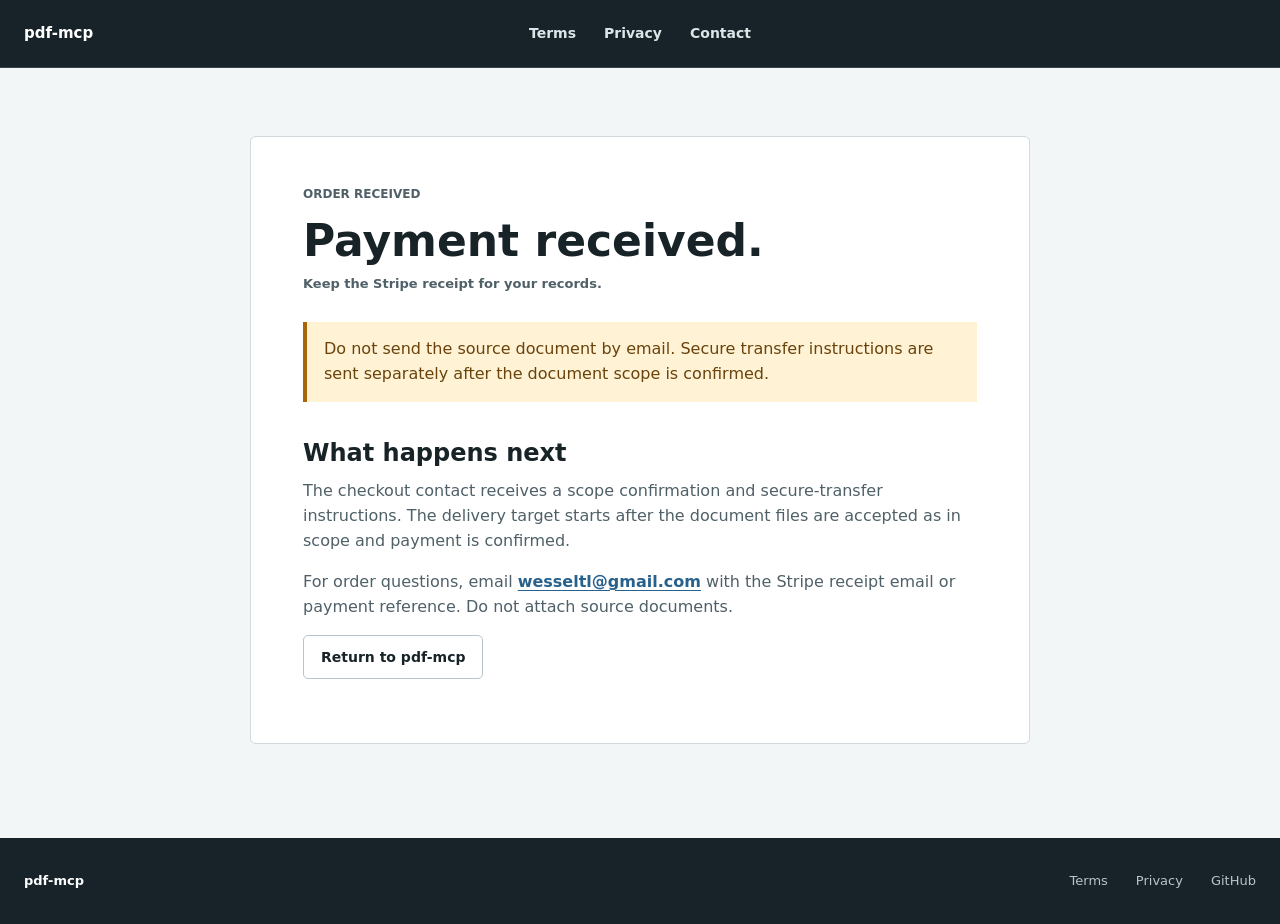
<file: docs/success.html>
<!doctype html>
<html lang="en">
  <head>
    <meta charset="utf-8">
    <meta name="viewport" content="width=device-width, initial-scale=1">
    <meta name="robots" content="noindex,nofollow">
    <title>Payment Received | pdf-mcp</title>
    <link rel="stylesheet" href="styles.css">
  </head>
  <body>
    <header class="site-header inner-header">
      <a class="brand" href="./">pdf-mcp</a>
      <nav aria-label="Order navigation">
        <a href="terms.html">Terms</a>
        <a href="privacy.html">Privacy</a>
        <a href="mailto:wesseltl@gmail.com">Contact</a>
      </nav>
    </header>
    <main class="legal-main">
      <article class="legal">
        <p class="eyebrow">Order received</p>
        <h1>Payment received.</h1>
        <p class="effective">Keep the Stripe receipt for your records.</p>
        <div class="notice">
          Do not send the source document by email. Secure transfer instructions are sent separately
          after the document scope is confirmed.
        </div>
        <h2>What happens next</h2>
        <p>
          The checkout contact receives a scope confirmation and secure-transfer instructions. The
          delivery target starts after the document files are accepted as in scope and payment is
          confirmed.
        </p>
        <p>
          For order questions, email
          <a class="text-link" href="mailto:wesseltl@gmail.com?subject=Document%20reliability%20order">wesseltl@gmail.com</a>
          with the Stripe receipt email or payment reference. Do not attach source documents.
        </p>
        <p><a class="button secondary" href="./">Return to pdf-mcp</a></p>
      </article>
    </main>
    <footer>
      <span>pdf-mcp</span>
      <a href="terms.html">Terms</a>
      <a href="privacy.html">Privacy</a>
      <a href="https://github.com/wesseltl/pdf-mcp">GitHub</a>
    </footer>
  </body>
</html>
</file>
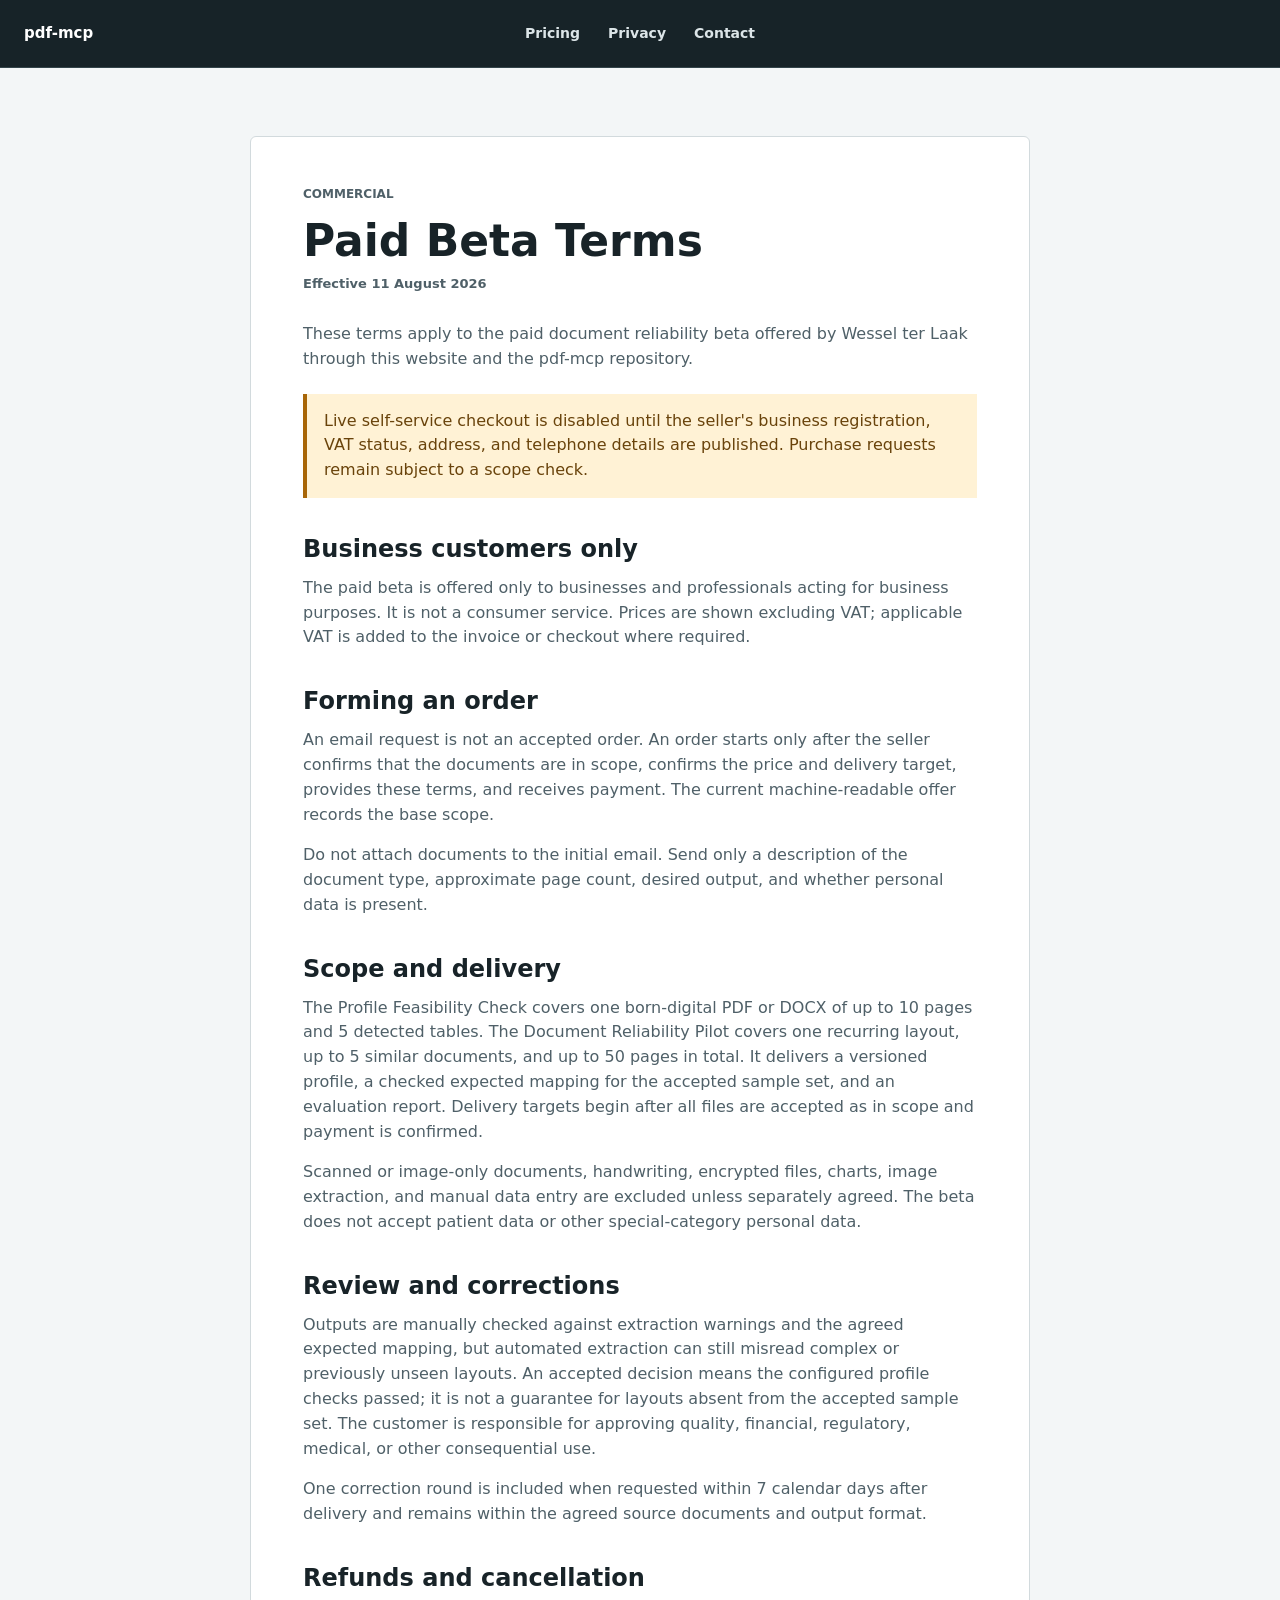
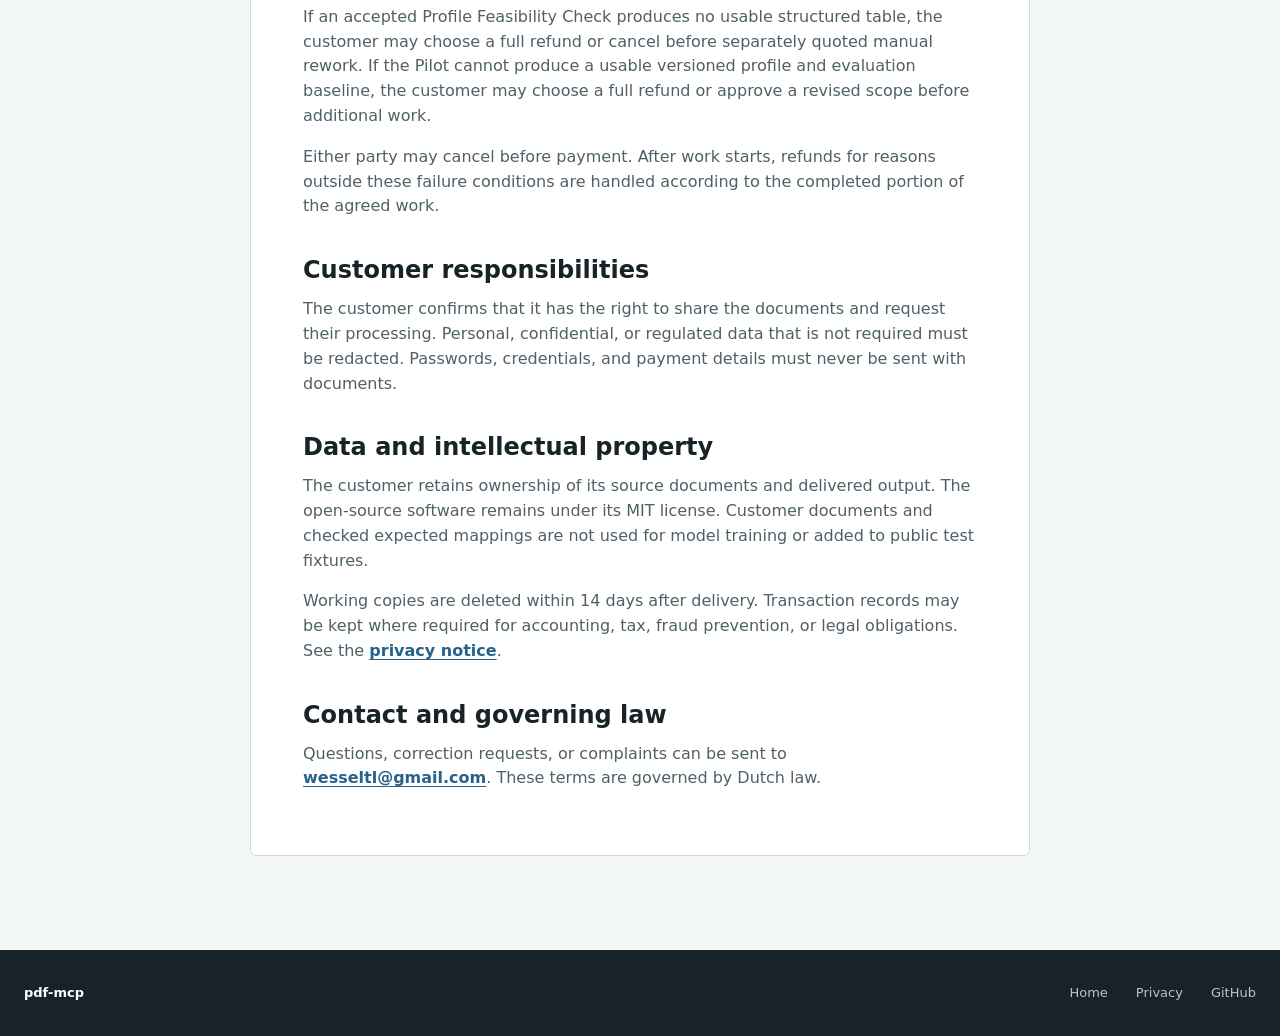
<file: docs/terms.html>
<!doctype html>
<html lang="en">
  <head>
    <meta charset="utf-8">
    <meta name="viewport" content="width=device-width, initial-scale=1">
    <title>Paid Beta Terms | pdf-mcp</title>
    <meta name="description" content="Commercial terms for the pdf-mcp paid document reliability beta.">
    <link rel="canonical" href="https://wesseltl.github.io/pdf-mcp/terms.html">
    <link rel="stylesheet" href="styles.css">
  </head>
  <body>
    <header class="site-header inner-header">
      <a class="brand" href="./">pdf-mcp</a>
      <nav aria-label="Legal navigation">
        <a href="./#pricing">Pricing</a>
        <a href="privacy.html">Privacy</a>
        <a href="mailto:wesseltl@gmail.com">Contact</a>
      </nav>
    </header>
    <main class="legal-main">
      <article class="legal">
        <p class="eyebrow">Commercial</p>
        <h1>Paid Beta Terms</h1>
        <p class="effective">Effective 11 August 2026</p>
        <p>
          These terms apply to the paid document reliability beta offered by Wessel ter Laak through
          this website and the pdf-mcp repository.
        </p>
        <div class="notice">
          Live self-service checkout is disabled until the seller's business registration, VAT
          status, address, and telephone details are published. Purchase requests remain subject to
          a scope check.
        </div>

        <h2>Business customers only</h2>
        <p>
          The paid beta is offered only to businesses and professionals acting for business
          purposes. It is not a consumer service. Prices are shown excluding VAT; applicable VAT is
          added to the invoice or checkout where required.
        </p>

        <h2>Forming an order</h2>
        <p>
          An email request is not an accepted order. An order starts only after the seller confirms
          that the documents are in scope, confirms the price and delivery target, provides these
          terms, and receives payment. The current machine-readable offer records the base scope.
        </p>
        <p>
          Do not attach documents to the initial email. Send only a description of the document
          type, approximate page count, desired output, and whether personal data is present.
        </p>

        <h2>Scope and delivery</h2>
        <p>
          The Profile Feasibility Check covers one born-digital PDF or DOCX of up to 10 pages and 5
          detected tables. The Document Reliability Pilot covers one recurring layout, up to 5
          similar documents, and up to 50 pages in total. It delivers a versioned profile, a checked
          expected mapping for the accepted sample set, and an evaluation report. Delivery targets
          begin after all files are accepted as in scope and payment is confirmed.
        </p>
        <p>
          Scanned or image-only documents, handwriting, encrypted files, charts, image extraction,
          and manual data entry are excluded unless separately agreed. The beta does not accept
          patient data or other special-category personal data.
        </p>

        <h2>Review and corrections</h2>
        <p>
          Outputs are manually checked against extraction warnings and the agreed expected mapping,
          but automated extraction can still misread complex or previously unseen layouts. An
          accepted decision means the configured profile checks passed; it is not a guarantee for
          layouts absent from the accepted sample set. The customer is responsible for approving
          quality, financial, regulatory, medical, or other consequential use.
        </p>
        <p>
          One correction round is included when requested within 7 calendar days after delivery and
          remains within the agreed source documents and output format.
        </p>

        <h2>Refunds and cancellation</h2>
        <p>
          If an accepted Profile Feasibility Check produces no usable structured table, the customer
          may choose a full refund or cancel before separately quoted manual rework. If the Pilot
          cannot produce a usable versioned profile and evaluation baseline, the customer may choose
          a full refund or approve a revised scope before additional work.
        </p>
        <p>
          Either party may cancel before payment. After work starts, refunds for reasons outside
          these failure conditions are handled according to the completed portion of the agreed
          work.
        </p>

        <h2>Customer responsibilities</h2>
        <p>
          The customer confirms that it has the right to share the documents and request their
          processing. Personal, confidential, or regulated data that is not required must be
          redacted. Passwords, credentials, and payment details must never be sent with documents.
        </p>

        <h2>Data and intellectual property</h2>
        <p>
          The customer retains ownership of its source documents and delivered output. The
          open-source software remains under its MIT license. Customer documents and checked
          expected mappings are not used for model training or added to public test fixtures.
        </p>
        <p>
          Working copies are deleted within 14 days after delivery. Transaction records may be kept
          where required for accounting, tax, fraud prevention, or legal obligations. See the
          <a class="text-link" href="privacy.html">privacy notice</a>.
        </p>

        <h2>Contact and governing law</h2>
        <p>
          Questions, correction requests, or complaints can be sent to
          <a class="text-link" href="mailto:wesseltl@gmail.com">wesseltl@gmail.com</a>. These terms
          are governed by Dutch law.
        </p>
      </article>
    </main>
    <footer>
      <span>pdf-mcp</span>
      <a href="./">Home</a>
      <a href="privacy.html">Privacy</a>
      <a href="https://github.com/wesseltl/pdf-mcp">GitHub</a>
    </footer>
  </body>
</html>
</file>
<file: docs/styles.css>
:root {
  color-scheme: light;
  --ink: #182328;
  --ink-soft: #4f6068;
  --charcoal: #223137;
  --charcoal-deep: #172328;
  --green: #176448;
  --green-dark: #0f523a;
  --green-soft: #e2f3ec;
  --blue: #28628c;
  --blue-soft: #e6f0f7;
  --red: #b8323b;
  --red-soft: #fbe9eb;
  --amber: #a86607;
  --amber-soft: #fff2d5;
  --paper: #ffffff;
  --surface: #f3f6f7;
  --surface-strong: #e8edef;
  --line: #d2dadd;
  --line-strong: #b8c4c9;
  --focus: #1174a8;
  --shadow: 0 18px 52px rgba(25, 42, 49, 0.16);
  font-family: Inter, ui-sans-serif, system-ui, -apple-system, BlinkMacSystemFont, "Segoe UI", sans-serif;
  letter-spacing: 0;
}

* {
  box-sizing: border-box;
}

html {
  min-width: 320px;
  scroll-behavior: smooth;
}

body {
  min-width: 320px;
  margin: 0;
  background: var(--paper);
  color: var(--ink);
  font-size: 16px;
  line-height: 1.55;
}

img {
  display: block;
  max-width: 100%;
}

a {
  color: inherit;
}

button,
a {
  -webkit-tap-highlight-color: transparent;
}

a:focus-visible,
button:focus-visible,
input:focus-visible {
  outline: 3px solid color-mix(in srgb, var(--focus) 40%, transparent);
  outline-offset: 3px;
}

h1,
h2,
h3,
p,
ul {
  letter-spacing: 0;
}

h1,
h2,
h3 {
  margin-top: 0;
  line-height: 1.12;
}

h2 {
  max-width: 900px;
  margin-bottom: 22px;
  font-size: 42px;
}

h3 {
  font-size: 19px;
}

p {
  margin-top: 0;
}

.site-header {
  position: relative;
  z-index: 20;
  display: grid;
  grid-template-columns: minmax(220px, 1fr) auto minmax(220px, 1fr);
  gap: 24px;
  align-items: center;
  min-height: 68px;
  padding: 10px max(24px, calc((100% - 1240px) / 2));
  border-bottom: 1px solid #34454b;
  background: var(--charcoal-deep);
  color: #fff;
}

.brand {
  display: inline-flex;
  gap: 10px;
  align-items: center;
  width: fit-content;
  color: #fff;
  font-size: 15px;
  font-weight: 800;
  text-decoration: none;
}

.brand-mark {
  display: grid;
  width: 34px;
  height: 34px;
  place-items: center;
  border-radius: 5px;
  background: #dcece7;
  color: var(--green-dark);
  font-size: 12px;
}

.site-header nav {
  display: flex;
  gap: 28px;
  align-items: center;
}

.site-header nav a,
.header-link {
  color: #dce5e8;
  font-size: 14px;
  font-weight: 650;
  text-decoration: none;
}

.site-header nav a:hover,
.header-link:hover {
  color: #fff;
}

.header-link {
  justify-self: end;
  padding: 9px 13px;
  border: 1px solid #789098;
  border-radius: 5px;
  color: #fff;
}

.hero {
  position: relative;
  height: clamp(500px, calc(100svh - 108px), 760px);
  min-height: 500px;
  overflow: hidden;
  background: var(--charcoal);
  color: #fff;
}

.hero picture,
.hero picture img {
  position: absolute;
  inset: 0;
  width: 100%;
  height: 100%;
}

.hero picture img {
  object-fit: cover;
  object-position: center top;
}

.hero-shade {
  position: absolute;
  inset: 0;
  background: rgba(15, 27, 32, 0.72);
}

.hero-content {
  position: relative;
  z-index: 2;
  display: flex;
  flex-direction: column;
  justify-content: center;
  width: min(1240px, calc(100% - 48px));
  height: 100%;
  margin: 0 auto;
  padding: 34px 0 38px;
}

.eyebrow {
  margin: 0 0 12px;
  color: var(--green);
  font-size: 12px;
  font-weight: 850;
  text-transform: uppercase;
}

.eyebrow.light {
  color: #a8d8c5;
}

.hero h1 {
  max-width: 850px;
  margin: 0 0 15px;
  font-size: 64px;
  font-weight: 850;
}

.hero-kicker {
  max-width: 780px;
  margin: 0 0 14px;
  font-size: 25px;
  font-weight: 720;
  line-height: 1.3;
}

.lead {
  max-width: 700px;
  margin-bottom: 24px;
  color: #e0e8ea;
  font-size: 17px;
}

.actions {
  display: flex;
  flex-wrap: wrap;
  gap: 10px;
}

.button {
  display: inline-flex;
  min-height: 44px;
  align-items: center;
  justify-content: center;
  padding: 10px 17px;
  border: 1px solid transparent;
  border-radius: 5px;
  font-size: 14px;
  font-weight: 780;
  text-align: center;
  text-decoration: none;
}

.button.primary {
  background: #e8f4ef;
  color: var(--green-dark);
}

.button.primary:hover {
  background: #fff;
}

.button.secondary {
  border-color: #8ba0a7;
  background: transparent;
  color: #fff;
}

.button.secondary:hover {
  border-color: #fff;
  background: rgba(255, 255, 255, 0.1);
}

.hero-status {
  margin: 22px 0 0;
  color: #b7c5ca;
  font-size: 12px;
  font-weight: 700;
}

.hero-status span {
  padding: 0 7px;
  color: #71868e;
}

.proof-strip {
  display: grid;
  grid-template-columns: repeat(4, minmax(0, 1fr));
  min-height: 110px;
  border-bottom: 1px solid var(--line);
  background: var(--paper);
}

.proof-strip div {
  display: flex;
  flex-direction: column;
  justify-content: center;
  min-width: 0;
  padding: 22px max(20px, calc((100vw - 1240px) / 8));
  border-right: 1px solid var(--line);
}

.proof-strip div:last-child {
  border-right: 0;
}

.proof-strip strong {
  margin-bottom: 3px;
  font-size: 14px;
}

.proof-strip span {
  color: var(--ink-soft);
  font-size: 12px;
}

.section {
  padding: 94px 24px;
}

.section-inner {
  width: min(1240px, 100%);
  margin: 0 auto;
}

.product-section {
  background: var(--paper);
}

.product-intro {
  display: grid;
  grid-template-columns: minmax(0, 1.15fr) minmax(300px, 0.85fr);
  gap: 72px;
  align-items: end;
  margin-bottom: 48px;
}

.product-intro .eyebrow {
  grid-column: 1 / -1;
  margin-bottom: -52px;
}

.product-intro h2 {
  margin-bottom: 0;
}

.section-lead {
  margin-bottom: 4px;
  color: var(--ink-soft);
  font-size: 17px;
}

.process-list {
  border-top: 1px solid var(--line-strong);
}

.process-row {
  display: grid;
  grid-template-columns: 68px minmax(0, 1fr) minmax(150px, 210px);
  gap: 22px;
  align-items: center;
  min-height: 112px;
  padding: 22px 0;
  border-bottom: 1px solid var(--line);
}

.step-number {
  color: var(--green);
  font-family: ui-monospace, SFMono-Regular, Menlo, Consolas, monospace;
  font-size: 13px;
  font-weight: 800;
}

.process-row h3 {
  margin-bottom: 5px;
}

.process-row p {
  max-width: 750px;
  margin: 0;
  color: var(--ink-soft);
  font-size: 14px;
}

.step-output {
  justify-self: end;
  color: var(--blue);
  font-size: 12px;
  font-weight: 800;
  text-align: right;
  text-transform: uppercase;
}

.evidence-section {
  border-top: 1px solid var(--line);
  border-bottom: 1px solid var(--line);
  background: var(--surface);
}

.evidence-layout {
  display: grid;
  grid-template-columns: minmax(280px, 0.82fr) minmax(480px, 1.18fr);
  gap: 72px;
  align-items: center;
}

.evidence-copy h2 {
  font-size: 36px;
}

.evidence-copy p {
  color: var(--ink-soft);
}

.text-link {
  color: var(--blue);
  font-weight: 760;
  text-decoration-thickness: 1px;
  text-underline-offset: 3px;
}

.assertion-table {
  overflow: hidden;
  border: 1px solid var(--line-strong);
  border-radius: 6px;
  background: var(--paper);
  box-shadow: 0 12px 30px rgba(30, 48, 55, 0.09);
}

.assertion-head,
.assertion-row {
  display: grid;
  grid-template-columns: 1.2fr 0.85fr 0.9fr;
  gap: 14px;
  align-items: center;
}

.assertion-head {
  min-height: 44px;
  padding: 9px 16px;
  border-bottom: 1px solid var(--line);
  background: var(--surface-strong);
  color: var(--ink-soft);
  font-size: 11px;
  font-weight: 820;
  text-transform: uppercase;
}

.assertion-row {
  min-height: 84px;
  padding: 14px 16px;
  border-bottom: 1px solid var(--line);
  font-size: 14px;
}

.assertion-row span {
  min-width: 0;
  overflow-wrap: anywhere;
}

.assertion-row strong,
.assertion-row small {
  display: block;
}

.assertion-row small {
  margin-top: 3px;
  color: var(--ink-soft);
}

.conflict-result {
  display: flex;
  gap: 12px;
  align-items: center;
  min-height: 62px;
  padding: 13px 16px;
  background: var(--red-soft);
  color: #7e2028;
  font-size: 13px;
}

.issue-badge {
  flex: 0 0 auto;
  padding: 3px 7px;
  border: 1px solid #edb8bd;
  border-radius: 4px;
  background: #fff;
  color: var(--red);
  font-size: 10px;
  font-weight: 850;
  text-transform: uppercase;
}

.workspace-section {
  padding-right: 0;
  padding-left: 0;
  background: var(--charcoal);
  color: #fff;
}

.workspace-heading {
  display: grid;
  grid-template-columns: 1fr minmax(320px, 0.7fr);
  gap: 60px;
  align-items: end;
  padding: 0 24px 38px;
}

.workspace-heading h2 {
  margin-bottom: 0;
}

.workspace-heading p:last-child {
  margin-bottom: 4px;
  color: #c0ccd0;
}

.workspace-media {
  width: min(1440px, calc(100% - 48px));
  margin: 0 auto;
}

.workspace-media img {
  width: 100%;
  border: 1px solid #62747b;
  border-radius: 6px;
  box-shadow: var(--shadow);
}

.workspace-media figcaption {
  margin-top: 12px;
  color: #aebdc2;
  font-size: 12px;
}

.scope-section {
  background: var(--paper);
}

.scope-heading {
  margin-bottom: 46px;
}

.scope-columns {
  display: grid;
  grid-template-columns: repeat(2, minmax(0, 1fr));
  gap: 70px;
}

.scope-column {
  padding-left: 22px;
  border-left: 4px solid var(--line-strong);
}

.scope-column.ready {
  border-color: var(--green);
}

.scope-column.later {
  border-color: var(--amber);
}

.scope-column h3 {
  display: flex;
  gap: 9px;
  align-items: center;
  margin-bottom: 22px;
}

.scope-column.ready h3 span {
  color: var(--green);
}

.scope-column.later h3 span {
  color: var(--amber);
}

.scope-column ul {
  margin: 0;
  padding: 0;
  list-style: none;
}

.scope-column li {
  position: relative;
  padding: 10px 0 10px 19px;
  border-bottom: 1px solid var(--line);
  color: var(--ink-soft);
  font-size: 14px;
}

.scope-column li::before {
  position: absolute;
  top: 19px;
  left: 0;
  width: 5px;
  height: 5px;
  border-radius: 50%;
  background: var(--line-strong);
  content: "";
}

.beta-section {
  padding: 86px 24px;
  background: var(--green-dark);
  color: #fff;
}

.beta-layout {
  display: grid;
  grid-template-columns: minmax(0, 1.15fr) minmax(320px, 0.85fr);
  gap: 90px;
  align-items: center;
}

.beta-layout h2 {
  margin-bottom: 17px;
}

.beta-layout p {
  max-width: 700px;
  color: #d3e5de;
}

.beta-actions {
  display: grid;
  gap: 10px;
}

.beta-actions .button {
  width: 100%;
}

.beta-actions p {
  margin: 4px 0 0;
  color: #b7d1c7;
  font-size: 12px;
}

.compatibility-band {
  padding: 52px 24px;
  border-bottom: 1px solid var(--line);
  background: var(--blue-soft);
}

.compatibility-layout {
  display: grid;
  grid-template-columns: minmax(280px, 0.85fr) minmax(360px, 1.15fr);
  gap: 70px;
  align-items: center;
}

.compatibility-layout h2 {
  margin: 0;
  font-size: 28px;
}

.compatibility-layout p {
  margin: 0;
  color: var(--ink-soft);
}

footer {
  display: flex;
  flex-wrap: wrap;
  gap: 18px 28px;
  align-items: center;
  min-height: 86px;
  padding: 22px max(24px, calc((100% - 1240px) / 2));
  background: var(--charcoal-deep);
  color: #b7c5ca;
  font-size: 13px;
}

footer span {
  margin-right: auto;
  color: #fff;
  font-weight: 820;
}

footer a {
  text-decoration: none;
}

footer a:hover {
  color: #fff;
}

/* Shared legal and order pages. */
.site-header.inner-header {
  min-height: 68px;
}

.inner-header .brand {
  color: #fff;
}

.legal-main {
  min-height: calc(100vh - 154px);
  padding: 68px 24px 94px;
  background: var(--surface);
}

.legal {
  width: min(780px, 100%);
  margin: 0 auto;
  padding: 48px 52px;
  border: 1px solid var(--line);
  border-radius: 6px;
  background: var(--paper);
}

.legal h1 {
  margin-bottom: 9px;
  font-size: 44px;
}

.legal h2 {
  margin: 38px 0 13px;
  font-size: 24px;
}

.legal p,
.legal li {
  color: var(--ink-soft);
}

.legal ul {
  padding-left: 22px;
}

.legal li {
  margin-bottom: 8px;
}

.effective {
  margin-bottom: 28px;
  color: var(--ink-soft);
  font-size: 13px;
  font-weight: 700;
}

.notice {
  margin: 22px 0;
  padding: 15px 17px;
  border-left: 4px solid var(--amber);
  background: var(--amber-soft);
  color: #69430b;
}

.legal .button.secondary {
  border-color: var(--line-strong);
  color: var(--ink);
}

.legal .button.secondary:hover {
  background: var(--surface);
}

@media (max-width: 980px) {
  h2 {
    font-size: 36px;
  }

  .site-header {
    grid-template-columns: 1fr auto;
  }

  .site-header nav {
    display: none;
  }

  .product-intro,
  .evidence-layout,
  .workspace-heading,
  .beta-layout,
  .compatibility-layout {
    grid-template-columns: 1fr;
    gap: 28px;
  }

  .product-intro .eyebrow {
    grid-column: auto;
    margin-bottom: -17px;
  }

  .proof-strip {
    grid-template-columns: repeat(2, minmax(0, 1fr));
  }

  .proof-strip div:nth-child(2) {
    border-right: 0;
  }

  .proof-strip div:nth-child(-n + 2) {
    border-bottom: 1px solid var(--line);
  }

  .workspace-heading {
    padding-right: 24px;
    padding-left: 24px;
  }
}

@media (max-width: 700px) {
  .site-header {
    min-height: 62px;
    padding: 9px 14px;
  }

  .brand {
    font-size: 14px;
  }

  .brand-mark {
    width: 32px;
    height: 32px;
  }

  .header-link {
    padding: 7px 9px;
    font-size: 12px;
  }

  .hero {
    height: clamp(460px, calc(100svh - 96px), 640px);
    min-height: 460px;
  }

  .hero picture img {
    object-position: center top;
  }

  .hero-shade {
    background: rgba(15, 27, 32, 0.79);
  }

  .hero-content {
    width: calc(100% - 28px);
    padding: 24px 0 28px;
  }

  .hero h1 {
    margin-bottom: 12px;
    font-size: 40px;
  }

  .hero-kicker {
    font-size: 20px;
  }

  .lead {
    margin-bottom: 18px;
    font-size: 14px;
  }

  .hero-status {
    margin-top: 16px;
    line-height: 1.5;
  }

  .actions {
    display: grid;
    grid-template-columns: 1fr 1fr;
    width: 100%;
  }

  .button {
    min-width: 0;
    padding-right: 10px;
    padding-left: 10px;
    font-size: 13px;
  }

  .proof-strip {
    grid-template-columns: 1fr;
  }

  .proof-strip div,
  .proof-strip div:nth-child(2) {
    min-height: 82px;
    padding: 16px 18px;
    border-right: 0;
    border-bottom: 1px solid var(--line);
  }

  .proof-strip div:last-child {
    border-bottom: 0;
  }

  .section {
    padding: 68px 14px;
  }

  h2 {
    font-size: 31px;
  }

  .product-intro {
    margin-bottom: 32px;
  }

  .section-lead {
    font-size: 15px;
  }

  .process-row {
    grid-template-columns: 38px minmax(0, 1fr);
    gap: 12px;
    min-height: 120px;
  }

  .step-output {
    grid-column: 2;
    justify-self: start;
    text-align: left;
  }

  .evidence-copy h2 {
    font-size: 31px;
  }

  .assertion-head {
    display: none;
  }

  .assertion-row {
    grid-template-columns: 1fr;
    gap: 9px;
    min-height: 0;
    padding: 16px;
  }

  .assertion-row span::before {
    display: block;
    margin-bottom: 2px;
    color: var(--ink-soft);
    font-size: 9px;
    font-weight: 850;
    text-transform: uppercase;
  }

  .assertion-row span:nth-child(1)::before {
    content: "Source";
  }

  .assertion-row span:nth-child(2)::before {
    content: "Observed location";
  }

  .assertion-row span:nth-child(3)::before {
    content: "Evidence";
  }

  .conflict-result {
    align-items: flex-start;
  }

  .workspace-heading {
    padding: 0 14px 28px;
  }

  .workspace-media {
    width: calc(100% - 28px);
  }

  .workspace-media img {
    aspect-ratio: 390 / 844;
    object-fit: cover;
    object-position: center top;
  }

  .scope-columns {
    grid-template-columns: 1fr;
    gap: 42px;
  }

  .beta-section {
    padding: 68px 14px;
  }

  .beta-actions .button.secondary {
    white-space: normal;
  }

  .compatibility-band {
    padding: 48px 14px;
  }

  footer {
    align-items: flex-start;
    padding: 24px 14px;
  }

  footer span {
    flex-basis: 100%;
  }

  .legal-main {
    padding: 36px 14px 64px;
  }

  .legal {
    padding: 30px 22px;
  }

  .legal h1 {
    font-size: 35px;
  }
}

@media (max-width: 380px) {
  .brand span:last-child {
    max-width: 110px;
    line-height: 1.1;
  }

  .hero h1 {
    font-size: 36px;
  }

  .hero-kicker {
    font-size: 18px;
  }

  .actions {
    grid-template-columns: 1fr;
  }

  .hero-status {
    display: none;
  }
}

@media (prefers-reduced-motion: reduce) {
  html {
    scroll-behavior: auto;
  }
}
</file>
